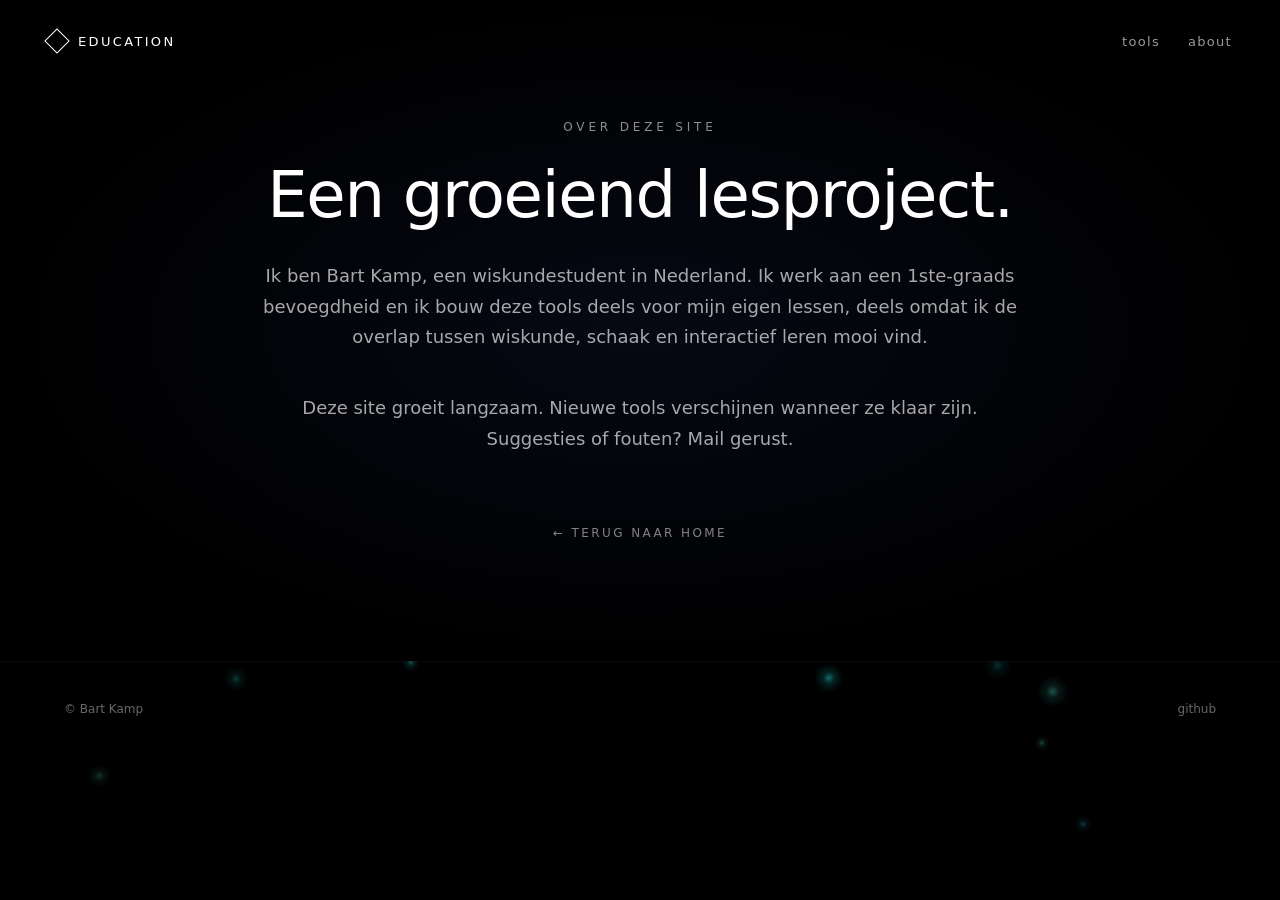
<file: about.html>
<!DOCTYPE html>
<html lang="nl">
<head>
<meta charset="UTF-8">
<meta name="viewport" content="width=device-width, initial-scale=1.0">
<title>About — Education</title>
<link rel="stylesheet" href="assets/css/shared.css">
</head>
<body>

<canvas id="ambient-canvas"></canvas>

<section class="simple-hero">
  <nav class="topbar">
    <a href="index.html" class="logo-link">
      <div class="mark"></div>
      <span class="name">EDUCATION</span>
    </a>
    <div class="nav">
      <a href="index.html#tools">tools</a>
      <a href="about.html">about</a>
    </div>
  </nav>
  <div class="copy">
    <div class="eyebrow">OVER DEZE SITE</div>
    <h1>Een groeiend lesproject.</h1>
    <p>Ik ben Bart Kamp, een wiskundestudent in Nederland. Ik werk aan een 1ste-graads bevoegdheid en ik bouw deze tools deels voor mijn eigen lessen, deels omdat ik de overlap tussen wiskunde, schaak en interactief leren mooi vind.</p>
    <p>Deze site groeit langzaam. Nieuwe tools verschijnen wanneer ze klaar zijn. Suggesties of fouten? Mail gerust.</p>
    <a href="index.html" class="back">&larr; TERUG NAAR HOME</a>
  </div>
</section>

<footer>
  <span>&copy; Bart Kamp</span>
  <span><a href="https://github.com/BartJKamp/Education">github</a></span>
</footer>

<script src="assets/js/shared.js"></script>
<script>
(function(){
  const canvas = document.getElementById('ambient-canvas');
  const ctx = canvas.getContext('2d');
  function resize(){
    const dpr = Math.min(window.devicePixelRatio, 2);
    canvas.width = window.innerWidth * dpr;
    canvas.height = window.innerHeight * dpr;
    ctx.setTransform(dpr, 0, 0, dpr, 0, 0);
  }
  resize();
  window.addEventListener('resize', resize);
  const NUM = 30;
  const drifters = [];
  for (let i = 0; i < NUM; i++) {
    const c = Wiskamp.palette(Math.random() * 0.6);
    drifters.push({
      x: Math.random() * window.innerWidth,
      y: Math.random() * window.innerHeight,
      vx: (Math.random() - 0.5) * 1.2,
      vy: (Math.random() - 0.5) * 0.8,
      r: 1.2 + Math.random() * 1.8,
      cr: Math.round(c[0] * 255),
      cg: Math.round(c[1] * 255),
      cb: Math.round(c[2] * 255),
      alpha: 0.35 + Math.random() * 0.45
    });
  }
  function tick(){
    requestAnimationFrame(tick);
    ctx.clearRect(0, 0, canvas.width, canvas.height);
    ctx.globalCompositeOperation = 'lighter';
    for (let i = 0; i < drifters.length; i++) {
      const d = drifters[i];
      d.x += d.vx;
      d.y += d.vy;
      d.vx += (Math.random() - 0.5) * 0.04;
      d.vy += (Math.random() - 0.5) * 0.025;
      d.vx *= 0.998;
      d.vy *= 0.998;
      const speed = Math.sqrt(d.vx * d.vx + d.vy * d.vy);
      if (speed < 0.15) {
        const ang = Math.random() * Math.PI * 2;
        d.vx += Math.cos(ang) * 0.3;
        d.vy += Math.sin(ang) * 0.2;
      }
      if (speed > 1.8) {
        d.vx *= 1.8 / speed;
        d.vy *= 1.8 / speed;
      }
      if (d.x < -10) d.x = window.innerWidth + 10;
      if (d.x > window.innerWidth + 10) d.x = -10;
      if (d.y < -10) d.y = window.innerHeight + 10;
      if (d.y > window.innerHeight + 10) d.y = -10;
      const a = d.alpha * 0.7;
      const grad = ctx.createRadialGradient(d.x, d.y, 0, d.x, d.y, d.r * 6);
      grad.addColorStop(0, `rgba(${d.cr},${d.cg},${d.cb},${a})`);
      grad.addColorStop(0.4, `rgba(${d.cr},${d.cg},${d.cb},${a * 0.3})`);
      grad.addColorStop(1, `rgba(${d.cr},${d.cg},${d.cb},0)`);
      ctx.fillStyle = grad;
      ctx.beginPath();
      ctx.arc(d.x, d.y, d.r * 6, 0, Math.PI * 2);
      ctx.fill();
    }
    ctx.globalCompositeOperation = 'source-over';
  }
  tick();
})();
</script>
</body>
</html>
</file>
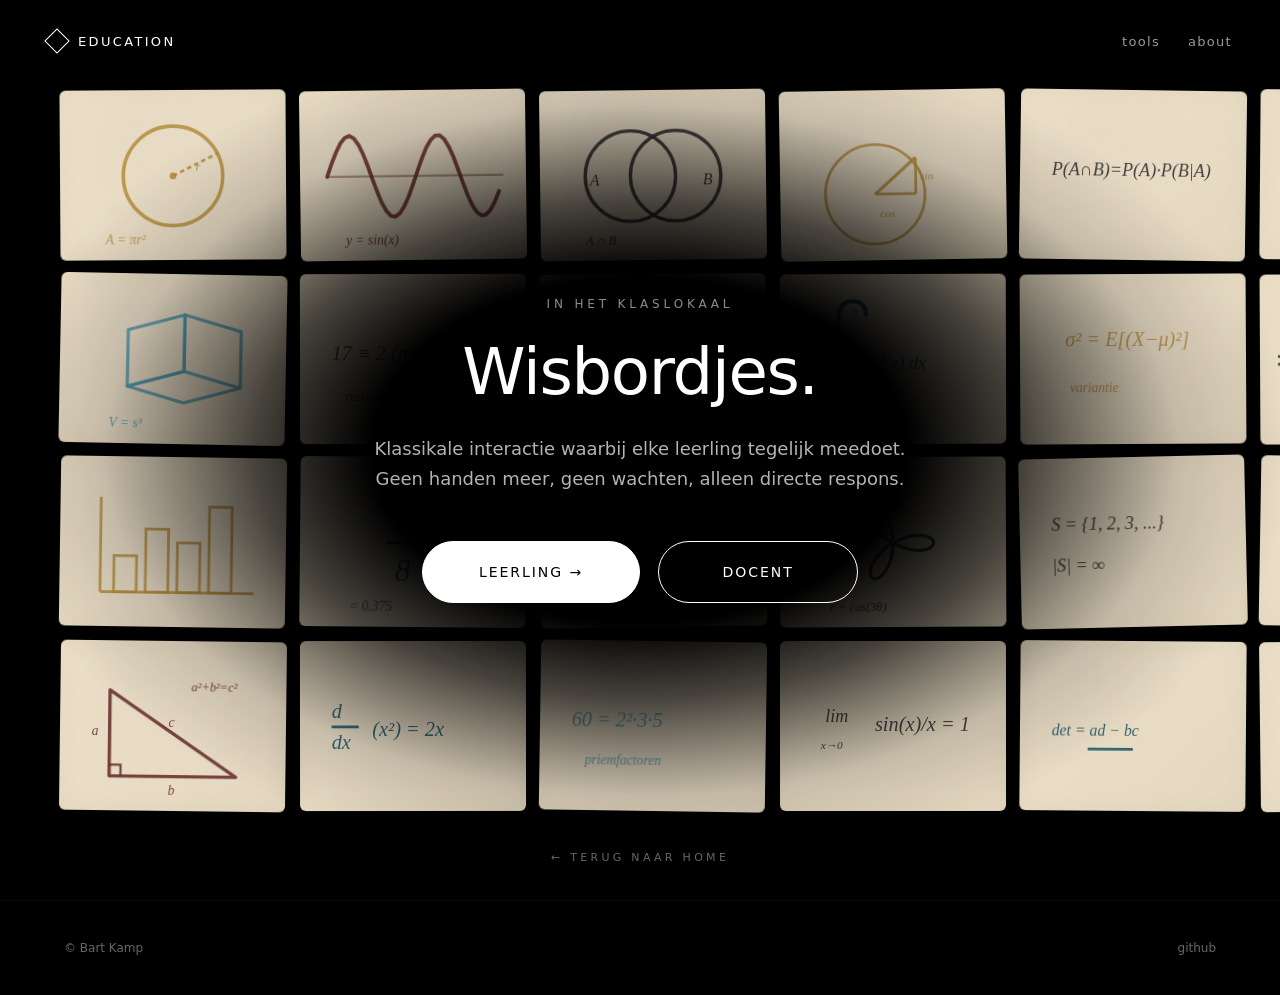
<file: klaslokaal.html>
<!DOCTYPE html>
<html lang="nl">
<head>
<meta charset="UTF-8">
<meta name="viewport" content="width=device-width, initial-scale=1.0">
<title>Klaslokaal — Education</title>
<meta name="description" content="Klassikale tools voor in de les.">
<link rel="stylesheet" href="assets/css/shared.css">
<style>
  /* ========================================================================
     KLASLOKAAL — pagina-specifieke stijlen
     De hero is een 8x4 raster van wisbordje-tegels met wiskundige tekeningen.
     Tegels flippen automatisch en bij hover, met een radial mask zodat de
     hero-tekst centraal leesbaar blijft.
     ======================================================================== */

  /* Override de standaard hero-achtergrond — voor klaslokaal willen we
     puur zwart, geen radial gradient, omdat de tegels zelf het beeld zijn. */
  .hero { background: #000; display: flex; align-items: center; justify-content: center; }

  .tile-wall {
    position: absolute;
    inset: 0;
    z-index: 1;
    display: grid;
    grid-template-columns: repeat(8, 1fr);
    grid-auto-rows: 1fr;
    gap: 14px;
    padding: 90px 60px;
    perspective: 1500px;
    -webkit-mask-image: radial-gradient(ellipse 60% 55% at center, rgba(0,0,0,0) 0%, rgba(0,0,0,0) 35%, rgba(0,0,0,0.3) 50%, rgba(0,0,0,0.85) 70%, rgba(0,0,0,1) 85%);
            mask-image: radial-gradient(ellipse 60% 55% at center, rgba(0,0,0,0) 0%, rgba(0,0,0,0) 35%, rgba(0,0,0,0.3) 50%, rgba(0,0,0,0.85) 70%, rgba(0,0,0,1) 85%);
  }

  .tile {
    position: relative;
    aspect-ratio: 4 / 3;
    transform-style: preserve-3d;
    transition: transform 0.7s cubic-bezier(0.4, 0.0, 0.2, 1);
  }
  .tile.flipped { transform: rotateY(180deg); }

  .tile-face {
    position: absolute;
    inset: 0;
    backface-visibility: hidden;
    -webkit-backface-visibility: hidden;
    border-radius: 6px;
    background: #ede0c8;
    box-shadow:
      0 2px 0 rgba(0,0,0,0.4),
      0 4px 16px rgba(0,0,0,0.5),
      inset 0 0 24px rgba(120,90,40,0.05);
    overflow: hidden;
    background-image:
      linear-gradient(135deg, rgba(255,255,255,0.04) 0%, rgba(0,0,0,0.04) 100%),
      radial-gradient(circle at 30% 20%, rgba(0,0,0,0.02) 0%, rgba(0,0,0,0) 50%);
  }
  .tile-face.back { transform: rotateY(180deg); }
  .tile-face svg { width: 100%; height: 100%; display: block; }

  /* Hero-tekst zit op de voorgrond, boven de tegels */
  .hero-content {
    position: relative;
    z-index: 2;
    text-align: center;
    max-width: 720px;
    padding: 0 32px;
  }
  .hero-content .eyebrow {
    font-size: 12px; letter-spacing: 0.32em; opacity: 0.55; margin-bottom: 28px;
  }
  .hero-content h1 {
    font-size: 64px; line-height: 1.05; font-weight: 500;
    letter-spacing: -0.02em; margin-bottom: 28px;
  }
  .hero-content p {
    font-size: 18px; opacity: 0.7; line-height: 1.65; margin-bottom: 48px;
    max-width: 560px; margin-left: auto; margin-right: auto;
  }
  .hero-content .ctas {
    display: flex; gap: 18px; justify-content: center; flex-wrap: wrap;
  }
  .hero-content .cta { min-width: 200px; text-align: center; }
  .hero-content .cta.primary { background: #fff; color: #000; }
  .hero-content .cta.primary:hover { background: transparent; color: #fff; }

  /* "Terug naar home"-link onderaan de hero */
  .back-link {
    position: absolute;
    bottom: 36px; left: 50%;
    transform: translateX(-50%);
    z-index: 5;
    font-size: 11px; letter-spacing: 0.3em;
    opacity: 0.4; text-decoration: none; color: inherit;
    transition: opacity 0.2s;
  }
  .back-link:hover { opacity: 0.9; }

  @media (max-width: 1100px) {
    .tile-wall { grid-template-columns: repeat(5, 1fr); padding: 80px 28px; }
    .hero-content h1 { font-size: 44px; }
  }
  @media (max-width: 700px) {
    .tile-wall { grid-template-columns: repeat(3, 1fr); padding: 80px 16px; gap: 10px; }
    .hero-content h1 { font-size: 36px; }
    .hero-content p { font-size: 16px; }
  }
</style>
</head>
<body>

<canvas id="ambient-canvas"></canvas>

<section class="hero">
  <nav class="topbar">
    <a href="index.html" class="logo-link">
      <div class="mark"></div>
      <span class="name">EDUCATION</span>
    </a>
    <div class="nav">
      <a href="index.html#tools">tools</a>
      <a href="about.html">about</a>
    </div>
  </nav>

  <div class="tile-wall" id="tile-wall"></div>

  <div class="hero-content">
    <div class="eyebrow">IN HET KLASLOKAAL</div>
    <h1>Wisbordjes.</h1>
    <p>Klassikale interactie waarbij elke leerling tegelijk meedoet. Geen handen meer, geen wachten, alleen directe respons.</p>
    <div class="ctas">
      <a href="wisbordje-leerling.html" class="cta primary">LEERLING &rarr;</a>
      <a href="wisbordje-docent.html" class="cta">DOCENT</a>
    </div>
  </div>

  <a href="index.html" class="back-link">&larr; TERUG NAAR HOME</a>
</section>

<footer>
  <span>&copy; Bart Kamp</span>
  <span><a href="https://github.com/BartJKamp/Education">github</a></span>
</footer>

<script src="assets/js/shared.js"></script>
<script>
/* =====================================================================
   KLASLOKAAL — pagina-specifieke logica
   1) Een "tegelmuur" van wisbordjes met 42 unieke wiskundige tekeningen.
      Elke tegel heeft een voorkant en een achterkant (verschillende tekening).
      Hover op een tegel laat hem flippen; tegelijk wordt de nu-verborgen kant
      vervangen door een nieuwe willekeurige tekening — zodat je nooit dezelfde
      tegel twee keer hetzelfde ziet.
   2) Auto-flip-loop: elke 800-2200 ms flipt een willekeurige tegel uit zichzelf,
      voor levendigheid op de achtergrond.
   3) Ambient drift via shared.js (consistent met overige paginas).
   ===================================================================== */

const STROKE_COLORS = [
  'rgba(20,80,100,0.85)',
  'rgba(80,150,170,0.85)',
  'rgba(180,140,60,0.85)',
  'rgba(100,40,40,0.85)',
  'rgba(50,50,50,0.9)',
];
function pickStroke(){ return STROKE_COLORS[Math.floor(Math.random() * STROKE_COLORS.length)]; }

const DRAWINGS = [];

// 1. Quadratic curve y=x²
DRAWINGS.push(() => { const c = pickStroke(); return `
  <path d="M 12 65 L 90 65" stroke="${c}" stroke-width="1.2" fill="none"/>
  <path d="M 50 12 L 50 70" stroke="${c}" stroke-width="1.2" fill="none"/>
  <path d="M 88 63 L 91 65 L 88 67" stroke="${c}" stroke-width="1.2" fill="none"/>
  <path d="M 48 14 L 50 11 L 52 14" stroke="${c}" stroke-width="1.2" fill="none"/>
  <path d="M 22 60 Q 30 25, 50 18 Q 70 25, 78 60" stroke="${c}" stroke-width="1.6" fill="none" stroke-linecap="round"/>
  <text x="80" y="35" font-family="Georgia" font-style="italic" font-size="6" fill="${c}">y=x²</text>`;});

// 2. Circle with radius
DRAWINGS.push(() => { const c = pickStroke(); return `
  <circle cx="50" cy="38" r="22" stroke="${c}" stroke-width="1.6" fill="none"/>
  <circle cx="50" cy="38" r="1.5" fill="${c}"/>
  <path d="M 50 38 L 70 28" stroke="${c}" stroke-width="1.2" fill="none" stroke-dasharray="2,1.5"/>
  <text x="60" y="36" font-family="Georgia" font-style="italic" font-size="5.5" fill="${c}">r</text>
  <text x="20" y="68" font-family="Georgia" font-style="italic" font-size="6" fill="${c}">A = πr²</text>`;});

// 3. Pythagoras
DRAWINGS.push(() => { const c = pickStroke(); return `
  <path d="M 22 60 L 78 60 L 22 22 Z" stroke="${c}" stroke-width="1.5" fill="none" stroke-linejoin="round"/>
  <path d="M 22 55 L 27 55 L 27 60" stroke="${c}" stroke-width="1" fill="none"/>
  <text x="14" y="42" font-family="Georgia" font-style="italic" font-size="6" fill="${c}">a</text>
  <text x="48" y="68" font-family="Georgia" font-style="italic" font-size="6" fill="${c}">b</text>
  <text x="48" y="38" font-family="Georgia" font-style="italic" font-size="6" fill="${c}">c</text>
  <text x="58" y="22" font-family="Georgia" font-style="italic" font-size="5.5" fill="${c}">a²+b²=c²</text>`;});

// 4. Cube
DRAWINGS.push(() => { const c = pickStroke(); return `
  <path d="M 30 50 L 30 25 L 55 18 L 55 43 Z" stroke="${c}" stroke-width="1.4" fill="none" stroke-linejoin="round"/>
  <path d="M 30 50 L 55 43 L 80 50 L 55 57 Z" stroke="${c}" stroke-width="1.4" fill="none" stroke-linejoin="round"/>
  <path d="M 55 43 L 55 18 L 80 25 L 80 50" stroke="${c}" stroke-width="1.4" fill="none" stroke-linejoin="round"/>
  <text x="22" y="68" font-family="Georgia" font-style="italic" font-size="6" fill="${c}">V = s³</text>`;});

// 5. Linear equation
DRAWINGS.push(() => { const c = pickStroke(); return `
  <path d="M 12 65 L 90 65" stroke="${c}" stroke-width="1.2" fill="none"/>
  <path d="M 50 10 L 50 70" stroke="${c}" stroke-width="1.2" fill="none"/>
  <path d="M 18 58 L 82 22" stroke="${c}" stroke-width="1.7" fill="none" stroke-linecap="round"/>
  <text x="56" y="62" font-family="Georgia" font-style="italic" font-size="6" fill="${c}">y=mx+b</text>`;});

// 6. Fraction 3/8
DRAWINGS.push(() => { const c = pickStroke(); return `
  <text x="42" y="34" font-family="Georgia" font-style="italic" font-size="14" fill="${c}">3</text>
  <path d="M 38 38 L 58 38" stroke="${c}" stroke-width="1.5"/>
  <text x="42" y="55" font-family="Georgia" font-style="italic" font-size="14" fill="${c}">8</text>
  <text x="22" y="68" font-family="Georgia" font-style="italic" font-size="6" fill="${c}">= 0.375</text>`;});

// 7. Sigma sum (FIXED — opens to the right, like the Greek letter Σ)
DRAWINGS.push(() => { const c = pickStroke(); return `
  <path d="M 50 18 L 28 18 L 43 38 L 28 58 L 50 58" stroke="${c}" stroke-width="1.8" fill="none" stroke-linejoin="round"/>
  <text x="32" y="14" font-family="Georgia" font-style="italic" font-size="5" fill="${c}">n</text>
  <text x="30" y="68" font-family="Georgia" font-style="italic" font-size="5" fill="${c}">i=1</text>
  <text x="56" y="42" font-family="Georgia" font-style="italic" font-size="9" fill="${c}">i = n(n+1)/2</text>`;});

// 8. Pentagon with diagonals
DRAWINGS.push(() => { const c = pickStroke();
  const pts = [];
  for (let i = 0; i < 5; i++) {
    const a = -Math.PI/2 + i * 2*Math.PI/5;
    pts.push([50 + 22*Math.cos(a), 38 + 22*Math.sin(a)]);
  }
  const polyPath = `M ${pts[0][0].toFixed(1)} ${pts[0][1].toFixed(1)} L ${pts[1][0].toFixed(1)} ${pts[1][1].toFixed(1)} L ${pts[2][0].toFixed(1)} ${pts[2][1].toFixed(1)} L ${pts[3][0].toFixed(1)} ${pts[3][1].toFixed(1)} L ${pts[4][0].toFixed(1)} ${pts[4][1].toFixed(1)} Z`;
  const star = `M ${pts[0][0].toFixed(1)} ${pts[0][1].toFixed(1)} L ${pts[2][0].toFixed(1)} ${pts[2][1].toFixed(1)} L ${pts[4][0].toFixed(1)} ${pts[4][1].toFixed(1)} L ${pts[1][0].toFixed(1)} ${pts[1][1].toFixed(1)} L ${pts[3][0].toFixed(1)} ${pts[3][1].toFixed(1)} Z`;
  return `<path d="${polyPath}" stroke="${c}" stroke-width="1.4" fill="none" stroke-linejoin="round"/>
  <path d="${star}" stroke="${c}" stroke-width="1" fill="none" stroke-linejoin="round" opacity="0.7"/>
  <text x="20" y="68" font-family="Georgia" font-style="italic" font-size="5.5" fill="${c}">φ ≈ 1.618</text>`;});

// 9. Sine wave
DRAWINGS.push(() => { const c = pickStroke();
  let path = 'M 12 38 ';
  for (let x = 12; x <= 88; x += 2) {
    const y = 38 - 18 * Math.sin((x - 12) * 0.16);
    path += `L ${x.toFixed(1)} ${y.toFixed(1)} `;
  }
  return `<path d="M 12 38 L 90 38" stroke="${c}" stroke-width="1" fill="none" opacity="0.5"/>
  <path d="${path}" stroke="${c}" stroke-width="1.7" fill="none" stroke-linecap="round"/>
  <text x="20" y="68" font-family="Georgia" font-style="italic" font-size="6" fill="${c}">y = sin(x)</text>`;});

// 10. System of equations
DRAWINGS.push(() => { const c = pickStroke(); return `
  <path d="M 22 22 L 22 58" stroke="${c}" stroke-width="1.4" fill="none"/>
  <text x="26" y="34" font-family="Georgia" font-style="italic" font-size="7" fill="${c}">2x + y = 5</text>
  <text x="26" y="50" font-family="Georgia" font-style="italic" font-size="7" fill="${c}">x − y = 1</text>
  <text x="22" y="68" font-family="Georgia" font-style="italic" font-size="6" fill="${c}">x=2, y=1</text>`;});

// 11. Number line
DRAWINGS.push(() => { const c = pickStroke(); return `
  <path d="M 10 38 L 92 38" stroke="${c}" stroke-width="1.4" fill="none"/>
  <path d="M 8 36 L 12 38 L 8 40" stroke="${c}" stroke-width="1.2" fill="none"/>
  <path d="M 92 36 L 96 38 L 92 40" stroke="${c}" stroke-width="1.2" fill="none"/>
  <line x1="25" y1="34" x2="25" y2="42" stroke="${c}" stroke-width="1.2"/>
  <line x1="50" y1="34" x2="50" y2="42" stroke="${c}" stroke-width="1.2"/>
  <line x1="75" y1="34" x2="75" y2="42" stroke="${c}" stroke-width="1.2"/>
  <text x="22" y="52" font-family="Georgia" font-style="italic" font-size="6" fill="${c}">−1</text>
  <text x="48" y="52" font-family="Georgia" font-style="italic" font-size="6" fill="${c}">0</text>
  <text x="73" y="52" font-family="Georgia" font-style="italic" font-size="6" fill="${c}">1</text>`;});

// 12. Quadratic formula
DRAWINGS.push(() => { const c = pickStroke(); return `
  <text x="14" y="36" font-family="Georgia" font-style="italic" font-size="7" fill="${c}">x =</text>
  <text x="32" y="32" font-family="Georgia" font-style="italic" font-size="6" fill="${c}">−b ± √(b²−4ac)</text>
  <path d="M 32 36 L 86 36" stroke="${c}" stroke-width="1.2"/>
  <text x="52" y="46" font-family="Georgia" font-style="italic" font-size="6" fill="${c}">2a</text>`;});

// 13. Venn diagram
DRAWINGS.push(() => { const c = pickStroke(); return `
  <circle cx="40" cy="38" r="20" stroke="${c}" stroke-width="1.5" fill="none"/>
  <circle cx="60" cy="38" r="20" stroke="${c}" stroke-width="1.5" fill="none"/>
  <text x="22" y="42" font-family="Georgia" font-style="italic" font-size="7" fill="${c}">A</text>
  <text x="72" y="42" font-family="Georgia" font-style="italic" font-size="7" fill="${c}">B</text>
  <text x="20" y="68" font-family="Georgia" font-style="italic" font-size="5.5" fill="${c}">A ∩ B</text>`;});

// 14. Spiral
DRAWINGS.push(() => { const c = pickStroke();
  let path = 'M 50 38 ';
  for (let t = 0; t < 5 * Math.PI; t += 0.15) {
    const r = t * 1.6;
    const x = 50 + r * Math.cos(t);
    const y = 38 + r * Math.sin(t);
    path += `L ${x.toFixed(1)} ${y.toFixed(1)} `;
  }
  return `<path d="${path}" stroke="${c}" stroke-width="1.5" fill="none" stroke-linecap="round"/>`;});

// 15. Derivative
DRAWINGS.push(() => { const c = pickStroke(); return `
  <text x="14" y="34" font-family="Georgia" font-style="italic" font-size="9" fill="${c}">d</text>
  <path d="M 14 38 L 26 38" stroke="${c}" stroke-width="1.2"/>
  <text x="14" y="48" font-family="Georgia" font-style="italic" font-size="9" fill="${c}">dx</text>
  <text x="32" y="42" font-family="Georgia" font-style="italic" font-size="9" fill="${c}">(x²) = 2x</text>`;});

// 16. Bar chart
DRAWINGS.push(() => { const c = pickStroke(); return `
  <path d="M 18 60 L 86 60" stroke="${c}" stroke-width="1.2"/>
  <path d="M 18 18 L 18 60" stroke="${c}" stroke-width="1.2"/>
  <rect x="24" y="44" width="10" height="16" stroke="${c}" stroke-width="1.2" fill="none"/>
  <rect x="38" y="32" width="10" height="28" stroke="${c}" stroke-width="1.2" fill="none"/>
  <rect x="52" y="38" width="10" height="22" stroke="${c}" stroke-width="1.2" fill="none"/>
  <rect x="66" y="22" width="10" height="38" stroke="${c}" stroke-width="1.2" fill="none"/>`;});

// 17. Limit
DRAWINGS.push(() => { const c = pickStroke(); return `
  <text x="20" y="36" font-family="Georgia" font-style="italic" font-size="8" fill="${c}">lim</text>
  <text x="18" y="48" font-family="Georgia" font-style="italic" font-size="5" fill="${c}">x→0</text>
  <text x="42" y="40" font-family="Georgia" font-style="italic" font-size="9" fill="${c}">sin(x)/x = 1</text>`;});

// 18. Angle in circle
DRAWINGS.push(() => { const c = pickStroke(); return `
  <circle cx="50" cy="38" r="22" stroke="${c}" stroke-width="1.4" fill="none"/>
  <path d="M 50 38 L 72 38" stroke="${c}" stroke-width="1.3"/>
  <path d="M 50 38 L 65 22" stroke="${c}" stroke-width="1.3"/>
  <path d="M 60 38 A 10 10 0 0 0 60 30" stroke="${c}" stroke-width="1" fill="none"/>
  <text x="62" y="34" font-family="Georgia" font-style="italic" font-size="6" fill="${c}">θ</text>`;});

// 19. Cosine wave (different from sine)
DRAWINGS.push(() => { const c = pickStroke();
  let path = 'M 12 38 ';
  for (let x = 12; x <= 88; x += 2) {
    const y = 38 - 18 * Math.cos((x - 12) * 0.16);
    path += `L ${x.toFixed(1)} ${y.toFixed(1)} `;
  }
  return `<path d="M 12 38 L 90 38" stroke="${c}" stroke-width="1" fill="none" opacity="0.5"/>
  <path d="${path}" stroke="${c}" stroke-width="1.7" fill="none" stroke-linecap="round"/>
  <text x="20" y="68" font-family="Georgia" font-style="italic" font-size="6" fill="${c}">y = cos(x)</text>`;});

// 20. Exponential growth
DRAWINGS.push(() => { const c = pickStroke();
  let path = 'M 14 65 ';
  for (let x = 14; x <= 86; x += 2) {
    const y = 65 - Math.exp((x - 14) * 0.06) * 0.8;
    if (y > 12) path += `L ${x.toFixed(1)} ${y.toFixed(1)} `;
  }
  return `<path d="M 12 65 L 90 65" stroke="${c}" stroke-width="1.2" fill="none"/>
  <path d="M 14 12 L 14 70" stroke="${c}" stroke-width="1.2" fill="none"/>
  <path d="${path}" stroke="${c}" stroke-width="1.7" fill="none" stroke-linecap="round"/>
  <text x="40" y="32" font-family="Georgia" font-style="italic" font-size="6" fill="${c}">y = eˣ</text>`;});

// 21. Logarithm
DRAWINGS.push(() => { const c = pickStroke(); return `
  <text x="20" y="42" font-family="Georgia" font-style="italic" font-size="9" fill="${c}">log(ab) = log a + log b</text>
  <text x="40" y="58" font-family="Georgia" font-style="italic" font-size="6" fill="${c}">(log rules)</text>`;});

// 22. Matrix 2x2
DRAWINGS.push(() => { const c = pickStroke(); return `
  <path d="M 30 22 L 26 22 L 26 56 L 30 56" stroke="${c}" stroke-width="1.4" fill="none"/>
  <path d="M 70 22 L 74 22 L 74 56 L 70 56" stroke="${c}" stroke-width="1.4" fill="none"/>
  <text x="36" y="36" font-family="Georgia" font-style="italic" font-size="9" fill="${c}">a  b</text>
  <text x="36" y="52" font-family="Georgia" font-style="italic" font-size="9" fill="${c}">c  d</text>`;});

// 23. Determinant of 2x2
DRAWINGS.push(() => { const c = pickStroke(); return `
  <text x="14" y="42" font-family="Georgia" font-style="italic" font-size="7" fill="${c}">det = ad − bc</text>
  <line x1="30" y1="48" x2="50" y2="48" stroke="${c}" stroke-width="1.2"/>`;});

// 24. Function notation f(x)
DRAWINGS.push(() => { const c = pickStroke(); return `
  <text x="20" y="32" font-family="Georgia" font-style="italic" font-size="9" fill="${c}">f(x) = 2x + 3</text>
  <text x="20" y="50" font-family="Georgia" font-style="italic" font-size="9" fill="${c}">f(4) = 11</text>`;});

// 25. Triangle with bisected angle
DRAWINGS.push(() => { const c = pickStroke(); return `
  <path d="M 20 60 L 80 60 L 50 18 Z" stroke="${c}" stroke-width="1.5" fill="none" stroke-linejoin="round"/>
  <path d="M 50 18 L 50 60" stroke="${c}" stroke-width="1.2" fill="none" stroke-dasharray="2,1.5"/>
  <path d="M 47 30 A 6 6 0 0 0 53 30" stroke="${c}" stroke-width="1" fill="none"/>`;});

// 26. Set notation
DRAWINGS.push(() => { const c = pickStroke(); return `
  <text x="14" y="32" font-family="Georgia" font-style="italic" font-size="8" fill="${c}">S = {1, 2, 3, ...}</text>
  <text x="14" y="50" font-family="Georgia" font-style="italic" font-size="8" fill="${c}">|S| = ∞</text>`;});

// 27. Polar curve (rose)
DRAWINGS.push(() => { const c = pickStroke();
  let path = '';
  for (let i = 0; i <= 200; i++) {
    const t = (i / 200) * 2 * Math.PI;
    const r = 18 * Math.cos(3 * t);
    const x = 50 + r * Math.cos(t);
    const y = 38 + r * Math.sin(t);
    path += (i === 0 ? 'M ' : 'L ') + x.toFixed(1) + ' ' + y.toFixed(1) + ' ';
  }
  return `<path d="${path}" stroke="${c}" stroke-width="1.4" fill="none" stroke-linecap="round"/>
  <text x="22" y="68" font-family="Georgia" font-style="italic" font-size="5.5" fill="${c}">r = cos(3θ)</text>`;});

// 28. Vector arrow
DRAWINGS.push(() => { const c = pickStroke(); return `
  <line x1="20" y1="55" x2="78" y2="22" stroke="${c}" stroke-width="1.6" stroke-linecap="round"/>
  <path d="M 75 18 L 80 22 L 76 27" stroke="${c}" stroke-width="1.4" fill="none" stroke-linecap="round"/>
  <text x="40" y="50" font-family="Georgia" font-style="italic" font-size="7" fill="${c}">v⃗ = (3, 2)</text>`;});

// 29. Probability tree
DRAWINGS.push(() => { const c = pickStroke(); return `
  <circle cx="22" cy="38" r="2" fill="${c}"/>
  <line x1="24" y1="38" x2="55" y2="22" stroke="${c}" stroke-width="1.2"/>
  <line x1="24" y1="38" x2="55" y2="54" stroke="${c}" stroke-width="1.2"/>
  <circle cx="58" cy="22" r="2" fill="${c}"/>
  <circle cx="58" cy="54" r="2" fill="${c}"/>
  <line x1="60" y1="22" x2="85" y2="14" stroke="${c}" stroke-width="1"/>
  <line x1="60" y1="22" x2="85" y2="30" stroke="${c}" stroke-width="1"/>
  <line x1="60" y1="54" x2="85" y2="46" stroke="${c}" stroke-width="1"/>
  <line x1="60" y1="54" x2="85" y2="62" stroke="${c}" stroke-width="1"/>
  <text x="32" y="28" font-family="Georgia" font-style="italic" font-size="5" fill="${c}">½</text>
  <text x="32" y="55" font-family="Georgia" font-style="italic" font-size="5" fill="${c}">½</text>`;});

// 30. Complex plane with point
DRAWINGS.push(() => { const c = pickStroke(); return `
  <path d="M 12 42 L 88 42" stroke="${c}" stroke-width="1.2" fill="none"/>
  <path d="M 50 12 L 50 70" stroke="${c}" stroke-width="1.2" fill="none"/>
  <line x1="50" y1="42" x2="68" y2="22" stroke="${c}" stroke-width="1.2" stroke-dasharray="2,1.5"/>
  <circle cx="68" cy="22" r="2" fill="${c}"/>
  <text x="70" y="20" font-family="Georgia" font-style="italic" font-size="5.5" fill="${c}">3+2i</text>
  <text x="14" y="40" font-family="Georgia" font-style="italic" font-size="5" fill="${c}">Im</text>
  <text x="84" y="50" font-family="Georgia" font-style="italic" font-size="5" fill="${c}">Re</text>`;});

// 31. Prime factorization
DRAWINGS.push(() => { const c = pickStroke(); return `
  <text x="14" y="38" font-family="Georgia" font-style="italic" font-size="9" fill="${c}">60 = 2²·3·5</text>
  <text x="20" y="55" font-family="Georgia" font-style="italic" font-size="6" fill="${c}">priemfactoren</text>`;});

// 32. Right-angle marker triangle (different style)
DRAWINGS.push(() => { const c = pickStroke(); return `
  <path d="M 25 56 L 75 56 L 75 22 Z" stroke="${c}" stroke-width="1.5" fill="none" stroke-linejoin="round"/>
  <path d="M 70 56 L 70 51 L 75 51" stroke="${c}" stroke-width="1" fill="none"/>
  <text x="40" y="68" font-family="Georgia" font-style="italic" font-size="6" fill="${c}">3-4-5</text>
  <text x="76" y="40" font-family="Georgia" font-style="italic" font-size="6" fill="${c}">3</text>
  <text x="48" y="62" font-family="Georgia" font-style="italic" font-size="6" fill="${c}">4</text>
  <text x="38" y="38" font-family="Georgia" font-style="italic" font-size="6" fill="${c}">5</text>`;});

// 33. Integral — ∫ is a tall S: hook curls right at the top, curls left at the bottom
DRAWINGS.push(() => { const c = pickStroke(); return `
  <path d="M 38 18 Q 38 12, 32 12 Q 26 12, 26 20 L 26 56 Q 26 64, 20 64 Q 14 64, 14 58" stroke="${c}" stroke-width="1.8" fill="none" stroke-linecap="round"/>
  <text x="32" y="18" font-family="Georgia" font-style="italic" font-size="5" fill="${c}">b</text>
  <text x="14" y="72" font-family="Georgia" font-style="italic" font-size="5" fill="${c}">a</text>
  <text x="44" y="42" font-family="Georgia" font-style="italic" font-size="8" fill="${c}">f(x) dx</text>`;});

// 34. Hexagon
DRAWINGS.push(() => { const c = pickStroke();
  const pts = [];
  for (let i = 0; i < 6; i++) {
    const a = i * Math.PI/3;
    pts.push([50 + 22*Math.cos(a), 38 + 22*Math.sin(a)]);
  }
  const path = 'M ' + pts.map(p => `${p[0].toFixed(1)} ${p[1].toFixed(1)}`).join(' L ') + ' Z';
  return `<path d="${path}" stroke="${c}" stroke-width="1.5" fill="none" stroke-linejoin="round"/>
  <text x="22" y="68" font-family="Georgia" font-style="italic" font-size="5.5" fill="${c}">6 zijden</text>`;});

// 35. Tangent line at a point on a curve
DRAWINGS.push(() => { const c = pickStroke();
  let path = 'M ';
  for (let x = 15; x <= 85; x += 2) {
    const y = 50 - 0.012 * (x - 50) * (x - 50);
    path += (x === 15 ? '' : 'L ') + x.toFixed(1) + ' ' + y.toFixed(1) + ' ';
  }
  return `<path d="${path}" stroke="${c}" stroke-width="1.5" fill="none" stroke-linecap="round"/>
  <line x1="38" y1="64" x2="68" y2="48" stroke="${c}" stroke-width="1.2" stroke-dasharray="2,1.5"/>
  <circle cx="55" cy="55" r="2" fill="${c}"/>
  <text x="58" y="40" font-family="Georgia" font-style="italic" font-size="5.5" fill="${c}">f'(a)</text>`;});

// 36. Parallelogram with area formula
DRAWINGS.push(() => { const c = pickStroke(); return `
  <path d="M 18 56 L 62 56 L 82 22 L 38 22 Z" stroke="${c}" stroke-width="1.5" fill="none" stroke-linejoin="round"/>
  <path d="M 38 22 L 38 56" stroke="${c}" stroke-width="1" fill="none" stroke-dasharray="2,1.5"/>
  <text x="20" y="68" font-family="Georgia" font-style="italic" font-size="6" fill="${c}">A = b · h</text>`;});

// 37. Combinations / binomial coefficient
DRAWINGS.push(() => { const c = pickStroke(); return `
  <text x="20" y="32" font-family="Georgia" font-style="italic" font-size="9" fill="${c}">⎛n⎞    n!</text>
  <text x="20" y="48" font-family="Georgia" font-style="italic" font-size="9" fill="${c}">⎝k⎠ = k!(n−k)!</text>`;});

// 38. Function composition arrow
DRAWINGS.push(() => { const c = pickStroke(); return `
  <text x="20" y="42" font-family="Georgia" font-style="italic" font-size="9" fill="${c}">(f∘g)(x) = f(g(x))</text>`;});

// 39. Modular arithmetic
DRAWINGS.push(() => { const c = pickStroke(); return `
  <text x="14" y="38" font-family="Georgia" font-style="italic" font-size="9" fill="${c}">17 ≡ 2 (mod 5)</text>
  <text x="20" y="56" font-family="Georgia" font-style="italic" font-size="6" fill="${c}">restklasse</text>`;});

// 40. Probability formula (Bayes-ish setup)
DRAWINGS.push(() => { const c = pickStroke(); return `
  <text x="14" y="38" font-family="Georgia" font-style="italic" font-size="8" fill="${c}">P(A∩B)=P(A)·P(B|A)</text>`;});

// 41. Standard deviation symbol
DRAWINGS.push(() => { const c = pickStroke(); return `
  <text x="20" y="32" font-family="Georgia" font-style="italic" font-size="9" fill="${c}">σ² = E[(X−μ)²]</text>
  <text x="22" y="52" font-family="Georgia" font-style="italic" font-size="6" fill="${c}">variantie</text>`;});

// 42. Tangent triangle on a unit circle
DRAWINGS.push(() => { const c = pickStroke(); return `
  <circle cx="42" cy="46" r="22" stroke="${c}" stroke-width="1.2" fill="none"/>
  <path d="M 42 46 L 60 30" stroke="${c}" stroke-width="1.4"/>
  <path d="M 60 30 L 60 46" stroke="${c}" stroke-width="1.2"/>
  <path d="M 42 46 L 60 46" stroke="${c}" stroke-width="1.2"/>
  <text x="44" y="56" font-family="Georgia" font-style="italic" font-size="5" fill="${c}">cos</text>
  <text x="62" y="40" font-family="Georgia" font-style="italic" font-size="5" fill="${c}">sin</text>`;});

/* =====================================================================
   TILE WALL CONSTRUCTION
   ===================================================================== */
const wall = document.getElementById('tile-wall');

function shuffled(arr){
  const a = arr.slice();
  for (let i = a.length - 1; i > 0; i--) {
    const j = Math.floor(Math.random() * (i + 1));
    [a[i], a[j]] = [a[j], a[i]];
  }
  return a;
}

function buildWall() {
  wall.innerHTML = '';
  const cols = parseInt(getComputedStyle(wall).gridTemplateColumns.split(' ').length, 10) || 8;
  const rows = (cols >= 8) ? 4 : (cols >= 5) ? 5 : 6;
  const total = cols * rows;

  const shuffledDrawings = shuffled(DRAWINGS);

  for (let i = 0; i < total; i++) {
    const tile = document.createElement('div');
    tile.className = 'tile';
    const rot = (Math.random() - 0.5) * 3;
    tile.style.transform = `rotate(${rot}deg)`;
    tile.dataset.baseRot = rot;

    const front = document.createElement('div');
    front.className = 'tile-face front';
    const back = document.createElement('div');
    back.className = 'tile-face back';

    const drawA = shuffledDrawings[i % shuffledDrawings.length];
    const drawB = shuffledDrawings[(i + Math.floor(shuffledDrawings.length / 2)) % shuffledDrawings.length];

    front.innerHTML = `<svg viewBox="0 0 100 75" preserveAspectRatio="xMidYMid meet">${drawA()}</svg>`;
    back.innerHTML = `<svg viewBox="0 0 100 75" preserveAspectRatio="xMidYMid meet">${drawB()}</svg>`;

    tile.appendChild(front);
    tile.appendChild(back);
    wall.appendChild(tile);

    tile.addEventListener('mouseenter', () => flipTile(tile));
  }
}

function flipTile(tile) {
  const flipped = tile.classList.contains('flipped');
  const baseRot = parseFloat(tile.dataset.baseRot || 0);

  if (flipped) {
    tile.classList.remove('flipped');
    tile.style.transform = `rotate(${baseRot}deg)`;
    const back = tile.querySelector('.tile-face.back svg');
    const newDraw = DRAWINGS[Math.floor(Math.random() * DRAWINGS.length)];
    if (back) back.innerHTML = newDraw();
  } else {
    tile.classList.add('flipped');
    tile.style.transform = `rotate(${baseRot}deg) rotateY(180deg)`;
    const front = tile.querySelector('.tile-face.front svg');
    const newDraw = DRAWINGS[Math.floor(Math.random() * DRAWINGS.length)];
    if (front) front.innerHTML = newDraw();
  }
}

buildWall();

let resizeTimer;
window.addEventListener('resize', () => {
  clearTimeout(resizeTimer);
  resizeTimer = setTimeout(buildWall, 250);
});

// Auto-flip-loop voor levendigheid
function autoFlipLoop() {
  const tiles = document.querySelectorAll('.tile');
  if (tiles.length > 0) {
    const tile = tiles[Math.floor(Math.random() * tiles.length)];
    flipTile(tile);
  }
  setTimeout(autoFlipLoop, 800 + Math.random() * 1400);
}
setTimeout(autoFlipLoop, 1500);

// Ambient drift via shared.js — consistente achtergrond over alle paginas
Wiskamp.initAmbientDrift();
</script>
</body>
</html>
</file>
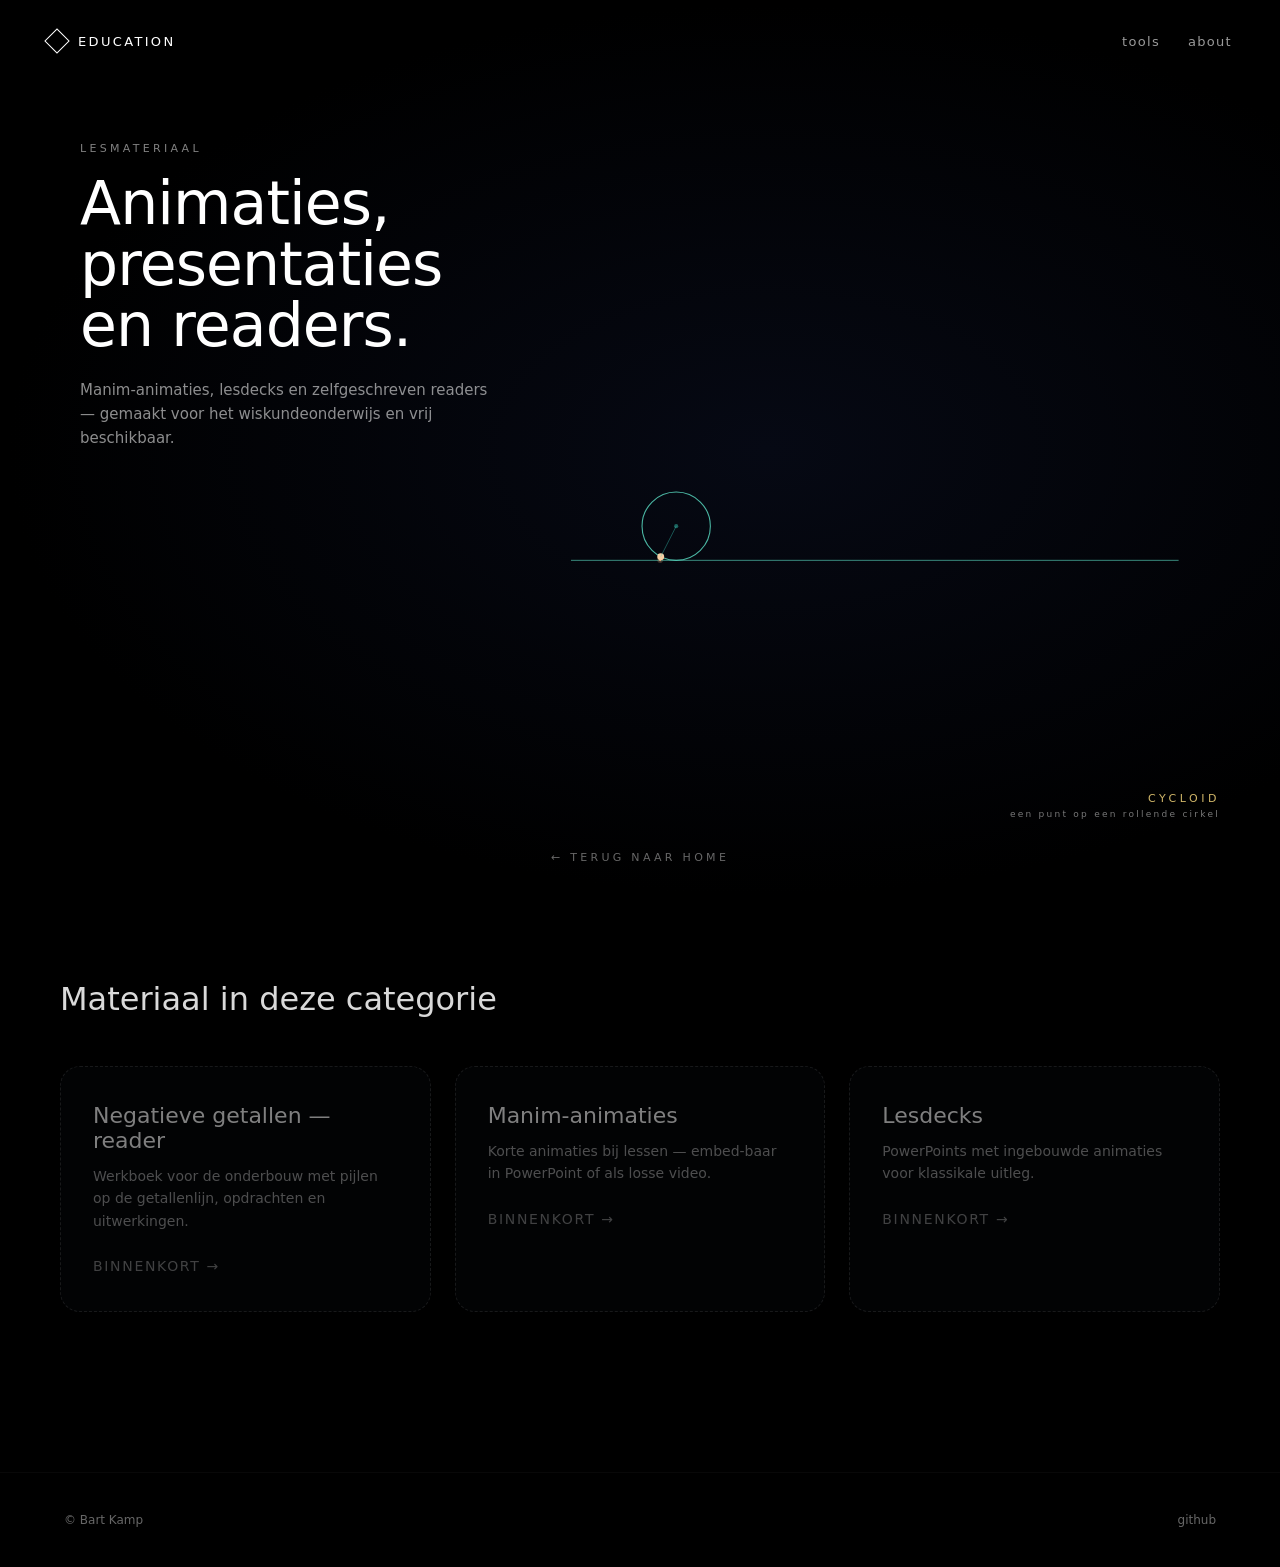
<file: lesmateriaal.html>
<!DOCTYPE html>
<html lang="nl">
<head>
<meta charset="UTF-8">
<meta name="viewport" content="width=device-width, initial-scale=1.0">
<title>Lesmateriaal — Education</title>
<meta name="description" content="Animaties, presentaties en readers.">
<link rel="stylesheet" href="assets/css/shared.css">
<style>
  /* ========================================================================
     LESMATERIAAL — pagina-specifieke stijlen
     De hero heeft links de teksttitel, rechts een SVG die in een lus
     vijf wiskundige constructies tekent in Manim-stijl. Elke constructie
     bouwt zichzelf op met geanimeerde lijnen en cirkels en fadet daarna
     uit voordat de volgende begint.
     ======================================================================== */

  .hero {
    background: radial-gradient(ellipse at 60% 50%, #060914 0%, #000 70%);
    display: flex;
    align-items: center;
    padding: 0 60px 0 80px;
    z-index: 3;
    gap: 40px;
  }

  .topbar { z-index: 10; }

  .hero .copy {
    flex: 0 0 36%;
    max-width: 460px;
    position: relative;
    z-index: 3;
    transform: none;
    top: auto;
    left: auto;
  }
  .hero .copy h1 { font-size: 60px; }

  .construction {
    flex: 1;
    height: 90vh;
    display: flex;
    align-items: center;
    justify-content: center;
    position: relative;
  }
  .construction svg {
    width: 100%;
    height: 100%;
    display: block;
  }

  /* Tekst-label dat per constructie de naam ervan toont */
  .construction-label {
    position: absolute;
    bottom: 36px;
    right: 0;
    font-size: 11px;
    letter-spacing: 0.32em;
    opacity: 0;
    transition: opacity 0.8s ease;
    color: #f4d57a;
    text-align: right;
  }
  .construction-label.visible { opacity: 0.85; }
  .construction-label .small {
    font-size: 9px; letter-spacing: 0.25em;
    opacity: 0.55; margin-top: 4px; color: #fff;
  }

  .back-link {
    position: fixed;
    bottom: 36px; left: 50%;
    transform: translateX(-50%);
    z-index: 10;
    font-size: 11px; letter-spacing: 0.3em;
    opacity: 0.4; text-decoration: none; color: inherit;
    transition: opacity 0.2s;
  }
  .back-link:hover { opacity: 0.9; }

  @media (max-width: 1100px) {
    .hero {
      padding: 0 32px;
      flex-direction: column;
      height: auto;
      min-height: 100vh;
      padding-top: 120px;
      padding-bottom: 60px;
    }
    .hero .copy { flex: 1; max-width: 100%; }
    .hero .copy h1 { font-size: 44px; }
    .construction { width: 100%; height: 60vh; }
  }
</style>
</head>
<body>

<canvas id="ambient-canvas"></canvas>

<nav class="topbar">
  <a href="index.html" class="logo-link">
    <div class="mark"></div>
    <span class="name">EDUCATION</span>
  </a>
  <div class="nav">
    <a href="index.html#tools">tools</a>
    <a href="about.html">about</a>
  </div>
</nav>

<section class="hero">
  <div class="copy entrance">
    <div class="eyebrow">LESMATERIAAL</div>
    <h1>Animaties, presentaties en readers.</h1>
    <p>Manim-animaties, lesdecks en zelfgeschreven readers &mdash; gemaakt voor het wiskundeonderwijs en vrij beschikbaar.</p>
  </div>
  <div class="construction">
    <svg id="construction-svg" viewBox="-500 -400 1000 800" xmlns="http://www.w3.org/2000/svg" preserveAspectRatio="xMidYMid meet"></svg>
    <div class="construction-label" id="construction-label">
      <div class="title" id="label-title">CYCLOID</div>
      <div class="small" id="label-sub">een rollende cirkel</div>
    </div>
  </div>
</section>

<section class="tools-grid">
  <h2>Materiaal in deze categorie</h2>
  <div class="grid">
    <div class="tool-card coming">
      <h3>Negatieve getallen — reader</h3>
      <p>Werkboek voor de onderbouw met pijlen op de getallenlijn, opdrachten en uitwerkingen.</p>
      <span class="arrow">BINNENKORT &rarr;</span>
    </div>
    <div class="tool-card coming">
      <h3>Manim-animaties</h3>
      <p>Korte animaties bij lessen — embed-baar in PowerPoint of als losse video.</p>
      <span class="arrow">BINNENKORT &rarr;</span>
    </div>
    <div class="tool-card coming">
      <h3>Lesdecks</h3>
      <p>PowerPoints met ingebouwde animaties voor klassikale uitleg.</p>
      <span class="arrow">BINNENKORT &rarr;</span>
    </div>
  </div>
</section>

<a href="index.html" class="back-link">&larr; TERUG NAAR HOME</a>

<footer>
  <span>&copy; Bart Kamp</span>
  <span><a href="https://github.com/BartJKamp/Education">github</a></span>
</footer>

<script src="assets/js/shared.js"></script>
<script>
/* =====================================================================
   LESMATERIAAL — Manim-stijl construction loop
   Vijf wiskundige constructies (cycloide, Reuleaux-driehoek, hexagon,
   nephroid en Freeth's nephroid) tekenen zichzelf in een eindeloze
   lus. Elke constructie animeert zijn eigen opbouw met SVG-lijnen en
   -cirkels, toont kort een label, en fadet uit voordat de volgende
   begint.
   ===================================================================== */

// paletteCSS gebruikt het palette uit shared.js
function paletteCSS(t, alpha=1){
  const c = Wiskamp.palette(t);
  return `rgba(${Math.round(c[0]*255)},${Math.round(c[1]*255)},${Math.round(c[2]*255)},${alpha})`;
}

const COLORS = {
  trace: paletteCSS(0.9),
  guide: paletteCSS(0.55),
  guideMuted: paletteCSS(0.5, 0.45),
  point: paletteCSS(0.95),
  arm1: paletteCSS(0.3),    // teal — slowest arm
  arm2: paletteCSS(0.55),   // mid — middle arm
  arm3: paletteCSS(0.85),   // gold — fastest arm
};

/* =====================================================================
   SVG HELPERS
   ===================================================================== */

const svg = document.getElementById('construction-svg');
const SVG_NS = 'http://www.w3.org/2000/svg';
let stage = document.createElementNS(SVG_NS, 'g');
svg.appendChild(stage);

function clearStage() {
  while (stage.firstChild) stage.removeChild(stage.firstChild);
}
function el(tag, attrs={}) {
  const e = document.createElementNS(SVG_NS, tag);
  for (const k in attrs) e.setAttribute(k, attrs[k]);
  stage.appendChild(e);
  return e;
}
function setAttrs(node, attrs){
  for (const k in attrs) node.setAttribute(k, attrs[k]);
}
function smoothstep(t){ return t*t*(3 - 2*t); }
function animate(duration, onFrame, easing = smoothstep) {
  return new Promise(resolve => {
    const start = performance.now();
    function step(now){
      const t = Math.min(1, (now - start) / duration);
      onFrame(easing(t));
      if (t < 1) requestAnimationFrame(step);
      else resolve();
    }
    requestAnimationFrame(step);
  });
}
function delay(ms){ return new Promise(r => setTimeout(r, ms)); }

const labelEl = document.getElementById('construction-label');
const labelTitle = document.getElementById('label-title');
const labelSub = document.getElementById('label-sub');
function setLabel(title, sub){
  labelTitle.textContent = title;
  labelSub.textContent = sub;
}
function showLabel(){ labelEl.classList.add('visible'); }
function hideLabel(){ labelEl.classList.remove('visible'); }

/* =====================================================================
   CONSTRUCTIONS
   viewBox is now 1000x800 with origin at center, so coordinates range
   roughly -500..500 horizontally and -400..400 vertically.
   ===================================================================== */

/*
  1. CYCLOID
  Larger now: circle radius 80, rolling line spans ~860 pixels (-430 to +430),
  ~3 full revolutions visible across the canvas.
*/
async function constructionCycloid() {
  setLabel('CYCLOID', 'een punt op een rollende cirkel');
  showLabel();

  /*
    LAYOUT REASONING
    The traced cycloid has horizontal length per arch = 2πR.
    Two arches have total trace-length 4πR.
    The rolling circle's center traces the same horizontal distance,
    starting at x = startX_circle + R and ending at startX_circle + R + 4πR.
    The circle's right edge at the end is at startX_circle + R + 4πR + R.

    To leave visible margin on both sides:
      - Reserve the leftmost ~10% of the baseline as "before the circle starts"
      - Reserve the rightmost ~10% as "after the second arch completes"
      - The circle's full path (including its physical width) occupies the middle 80%

    With baseline from -440 to +440 (width 880), 80% middle = 704 pixels.
    That space must hold the circle's leftmost-edge-at-start to rightmost-edge-at-end,
    which is 4πR + 2R = 2R(2π + 1).
    So R = 704 / (2 * (2π + 1)) = 704 / 14.566 ≈ 48.3
  */
  const baselineLeft = -440;
  const baselineRight = 440;
  const baselineWidth = baselineRight - baselineLeft;
  const usableWidth = baselineWidth * 0.82;
  const R2 = usableWidth / (2 * (2 * Math.PI + 1));
  // Where the circle starts (its center on first frame)
  const circleStartX = baselineLeft + (baselineWidth - usableWidth) / 2 + R2;
  const baseY = 160;
  const totalAngle = Math.PI * 4;  // 2 full rolls

  const baseline = el('line', {
    x1: baselineLeft, y1: baseY, x2: baselineLeft, y2: baseY,
    stroke: COLORS.guide, 'stroke-width': 1.4, 'stroke-linecap': 'round',
    opacity: 0.7
  });
  await animate(800, t => setAttrs(baseline, { x2: baselineLeft + baselineWidth * t }));

  const circle = el('circle', {
    cx: circleStartX, cy: baseY - R2, r: R2,
    fill: 'none', stroke: COLORS.guide, 'stroke-width': 1.6, opacity: 0.9
  });
  const centerDot = el('circle', { cx: circleStartX, cy: baseY - R2, r: 3, fill: COLORS.guideMuted });
  const tracePoint = el('circle', { cx: circleStartX, cy: baseY, r: 5, fill: COLORS.point });
  const spoke = el('line', {
    x1: circleStartX, y1: baseY - R2, x2: circleStartX, y2: baseY,
    stroke: COLORS.guideMuted, 'stroke-width': 1.2
  });

  const traceCurve = el('polyline', {
    points: '', fill: 'none', stroke: COLORS.trace, 'stroke-width': 2.6,
    'stroke-linecap': 'round', 'stroke-linejoin': 'round'
  });
  const traceGlow = el('polyline', {
    points: '', fill: 'none', stroke: COLORS.trace, 'stroke-width': 8,
    'stroke-linecap': 'round', 'stroke-linejoin': 'round', opacity: 0.25
  });
  stage.insertBefore(traceGlow, circle);
  stage.insertBefore(traceCurve, circle);

  const tracePoints = [];
  await animate(8000, t => {
    const theta = t * totalAngle;
    const cx = circleStartX + R2 * theta;
    const cy = baseY - R2;
    setAttrs(circle, { cx, cy });
    setAttrs(centerDot, { cx, cy });
    const px = cx - R2 * Math.sin(theta);
    const py = cy + R2 * Math.cos(theta);
    setAttrs(tracePoint, { cx: px, cy: py });
    setAttrs(spoke, { x1: cx, y1: cy, x2: px, y2: py });
    tracePoints.push(`${px.toFixed(1)},${py.toFixed(1)}`);
    const ptStr = tracePoints.join(' ');
    setAttrs(traceCurve, { points: ptStr });
    setAttrs(traceGlow, { points: ptStr });
  }, t => t);

  await delay(2200);
  hideLabel();
  await animate(1000, t => stage.style.opacity = (1 - t).toString());
}

/*
  2. REULEAUX TRIANGLE
  Bug fix: the arcs were inverted. The Reuleaux is the INTERSECTION of three circles —
  each arc should bulge OUTWARD (away from the opposite vertex). The fix is the sweep
  flag: 0 instead of 1 in our coordinate system (SVG y is flipped from math y).

  The arc from B to C, centered at A, must take the long way around — bulging toward
  the side OPPOSITE A (i.e., outward from the centroid). With our vertex layout
  (A at top in math, but at -y in SVG since SVG-y flips), and going B→C clockwise
  in math (which is CCW in SVG), we need sweep=0.
*/
async function constructionReuleaux() {
  setLabel("REULEAUX-DRIEHOEK", 'kromme van constante breedte');
  showLabel();

  const s = 280;  // larger size for the bigger viewBox
  // SVG coords: y increases downward. We want a triangle pointing UP visually.
  // A = top (smaller y in SVG), B = bottom-left, C = bottom-right.
  const A = [0, -s / Math.sqrt(3)];
  const B = [-s/2, s / (2*Math.sqrt(3))];
  const C = [s/2, s / (2*Math.sqrt(3))];

  const dots = [A, B, C].map(([x, y]) =>
    el('circle', { cx: x, cy: y, r: 0, fill: COLORS.point })
  );
  await animate(500, t => dots.forEach(d => setAttrs(d, { r: 5 * t })));
  await delay(300);

  const tri = el('polygon', {
    points: `${A[0]},${A[1]} ${B[0]},${B[1]} ${C[0]},${C[1]}`,
    fill: 'none', stroke: COLORS.guideMuted, 'stroke-width': 1.2, opacity: 0
  });
  await animate(600, t => setAttrs(tri, { opacity: 0.5 * t }));

  const circles = [];
  for (const center of [A, B, C]) {
    const c = el('circle', {
      cx: center[0], cy: center[1], r: 0,
      fill: 'none', stroke: COLORS.guide, 'stroke-width': 1.6, opacity: 0.9
    });
    circles.push(c);
    await animate(700, t => setAttrs(c, { r: s * t }));
    await delay(180);
  }
  await delay(700);

  /*
    REULEAUX PATH (FIXED)
    Reuleaux = intersection of the three circles.
    Each arc connects two vertices, centered at the third (opposite) vertex,
    bulging OUTWARD (convex from the centroid's perspective).

    SVG arc command: A rx ry x-axis-rotation large-arc-flag sweep-flag x y
    For each arc: it's a 60° arc (the angle subtended at the opposite vertex), so
    large-arc-flag = 0.

    Sweep direction: for the arc to bulge OUTWARD from the centroid, we go around
    the "near" side. With our SVG coordinate system (y flipped), the visual
    counter-clockwise sweep needs sweep-flag = 0.

    Tracing B → C: arc centered at A, radius s, bulging outward (downward, away
    from A). In SVG, this is sweep-flag=0.
    Tracing C → A: arc centered at B, radius s, bulging outward (upper-right, away
    from B). sweep-flag=0.
    Tracing A → B: arc centered at C, radius s, bulging outward (upper-left, away
    from C). sweep-flag=0.
  */
  const reuleauxPath = `
    M ${B[0]} ${B[1]}
    A ${s} ${s} 0 0 0 ${C[0]} ${C[1]}
    A ${s} ${s} 0 0 0 ${A[0]} ${A[1]}
    A ${s} ${s} 0 0 0 ${B[0]} ${B[1]}
    Z
  `;
  const reuleaux = el('path', {
    d: reuleauxPath,
    fill: paletteCSS(0.95, 0),
    stroke: COLORS.trace, 'stroke-width': 0,
    'stroke-linejoin': 'round'
  });
  await animate(900, t => {
    setAttrs(reuleaux, {
      fill: paletteCSS(0.95, 0.20 * t),
      'stroke-width': 3.5 * t
    });
  });
  await delay(800);

  await animate(900, t => {
    circles.forEach(c => setAttrs(c, { opacity: 0.9 * (1 - t) }));
    setAttrs(tri, { opacity: 0.5 * (1 - t) });
    dots.forEach(d => setAttrs(d, { r: 5 * (1 - t) }));
  });

  // Bounding square. Side length = s (since Reuleaux has constant width s).
  const square = el('rect', {
    x: -s/2, y: -s/2, width: s, height: s,
    fill: 'none', stroke: COLORS.guideMuted, 'stroke-width': 1.6, opacity: 0
  });
  await animate(700, t => setAttrs(square, { opacity: 0.6 * t }));

  /*
    PROPER ROTOR MOTION
    A Reuleaux triangle has constant WIDTH s in every direction, but rotating it
    about its centroid does NOT keep it inscribed in a square — its center of mass
    must move in a small curve. This is exactly the mechanism behind the Wankel
    engine and the square-hole drill bit.

    Approach: for each rotation angle φ, we sample points on the Reuleaux's boundary
    in WORLD coordinates (after rotation, before translation), compute the actual
    min/max x and y, and translate so that the bounding-box center is at (0, 0).

    The Reuleaux boundary has 3 arcs: each centered at one of the original vertices
    (A, B, C), spanning a 60° angle from one neighbor to the other. We rotate those
    centers by φ first, then sample each arc at fine resolution, then find min/max.
  */
  // Rotation matrix
  function rotPt([x, y], phi) {
    const c = Math.cos(phi), s = Math.sin(phi);
    return [x * c - y * s, x * s + y * c];
  }
  // Sample many points on the Reuleaux boundary at rotation φ. Returns array of [x, y].
  function reuleauxBoundary(phi, N = 90) {
    const pts = [];
    const Ar = rotPt(A, phi), Br = rotPt(B, phi), Cr = rotPt(C, phi);
    // Arc B → C, centered at A, sweeping the 60° toward the OPPOSITE side from A.
    // Angle from A to B is some α; angle from A to C is α + 60° (since Δangle = 60°).
    // Sample N/3 points from α to α+60°.
    function sampleArc(center, startVec, endVec, count) {
      // startVec, endVec are vectors from center to start/end points.
      const a0 = Math.atan2(startVec[1], startVec[0]);
      const a1 = Math.atan2(endVec[1], endVec[0]);
      // Determine the shorter sweep direction (60° arc, so δ should be ±60° = ±π/3)
      let da = a1 - a0;
      // Wrap into [-π, π]
      while (da > Math.PI) da -= 2 * Math.PI;
      while (da < -Math.PI) da += 2 * Math.PI;
      for (let i = 0; i <= count; i++) {
        const t = i / count;
        const a = a0 + da * t;
        pts.push([center[0] + s * Math.cos(a), center[1] + s * Math.sin(a)]);
      }
    }
    // Three arcs: B→C centered at A, C→A centered at B, A→B centered at C
    const each = Math.floor(N / 3);
    sampleArc(Ar, [Br[0]-Ar[0], Br[1]-Ar[1]], [Cr[0]-Ar[0], Cr[1]-Ar[1]], each);
    sampleArc(Br, [Cr[0]-Br[0], Cr[1]-Br[1]], [Ar[0]-Br[0], Ar[1]-Br[1]], each);
    sampleArc(Cr, [Ar[0]-Cr[0], Ar[1]-Cr[1]], [Br[0]-Cr[0], Br[1]-Cr[1]], each);
    return pts;
  }
  // Compute the offset needed at rotation φ to keep the rotor centered in the square
  function rotorOffset(phi) {
    const pts = reuleauxBoundary(phi);
    let minX = Infinity, maxX = -Infinity, minY = Infinity, maxY = -Infinity;
    for (const [x, y] of pts) {
      if (x < minX) minX = x;
      if (x > maxX) maxX = x;
      if (y < minY) minY = y;
      if (y > maxY) maxY = y;
    }
    // Center of bounding box should land at (0, 0)
    return [-(minX + maxX) / 2, -(minY + maxY) / 2];
  }

  await animate(7000, t => {
    const phi = t * Math.PI * 3;  // 1.5 full rotations
    const angleDeg = phi * 180 / Math.PI;
    const [ox, oy] = rotorOffset(phi);
    // Apply translation BEFORE rotation in SVG transform string:
    // The point (0,0) in the Reuleaux's local frame should land at (ox, oy) globally
    // after rotation. So we use translate(ox, oy) THEN rotate.
    setAttrs(reuleaux, { transform: `translate(${ox.toFixed(2)} ${oy.toFixed(2)}) rotate(${angleDeg.toFixed(2)})` });
  }, t => t);

  await delay(700);
  hideLabel();
  await animate(900, t => stage.style.opacity = (1 - t).toString());
}

/*
  3. HEXAGON CONSTRUCTION (PROPER)
  Step by step:
    1. Draw main circle, center O, radius R.
    2. Pick point P0 on circumference.
    3. Draw FULL circle centered at P0, radius R. It crosses the main circle at P1 and P5.
    4. Draw FULL circle centered at P1 (radius R). Crosses main circle at P0 and P2.
    5. Continue: circles at P2, P3, P4 each give the next vertex.
    6. Connect P0–P1–...–P5–P0.

  This produces the classic "rosette" / "flower of life" pattern as the helper circles
  go in, and demonstrates the property that side = radius.
*/
async function constructionHexagon() {
  setLabel('REGELMATIGE ZESHOEK', 'met passer en liniaal');
  showLabel();

  const R = 200;

  // Main circle
  const mainCircle = el('circle', {
    cx: 0, cy: 0, r: 0,
    fill: 'none', stroke: COLORS.guide, 'stroke-width': 1.6
  });
  await animate(800, t => setAttrs(mainCircle, { r: R * t }));
  await delay(400);

  // Six vertices, starting at the right (angle 0) and going CCW in math (CW in SVG)
  // P0 at right (angle 0), P1 upper-right, P2 upper-left, P3 left, P4 lower-left, P5 lower-right.
  // In SVG (y-flipped), we use math angles directly with y = R*sin(angle), and SVG renders
  // y downward. So if we want a vertex visually "up", we use negative y. Math sin is positive
  // for upper half, but in SVG that goes down. So we negate: y = -R*sin(angle).
  const verts = [];
  for (let i = 0; i < 6; i++) {
    const a = i * Math.PI / 3;
    verts.push([R * Math.cos(a), -R * Math.sin(a)]);
  }

  // Place first dot
  const dots = [];
  const firstDot = el('circle', { cx: verts[0][0], cy: verts[0][1], r: 0, fill: COLORS.point });
  dots.push(firstDot);
  await animate(400, t => setAttrs(firstDot, { r: 5 * t }));

  // For each vertex P0..P4, draw the helper circle centered there with radius R.
  // The next vertex is then highlighted (it's at the intersection with the main circle).
  const helperCircles = [];
  for (let i = 0; i < 5; i++) {
    const center = verts[i];
    const helper = el('circle', {
      cx: center[0], cy: center[1], r: 0,
      fill: 'none', stroke: COLORS.guideMuted, 'stroke-width': 1.3, opacity: 0.85
    });
    helperCircles.push(helper);
    await animate(550, t => setAttrs(helper, { r: R * t }));

    // Highlight the new vertex (the next one, which is on the helper circle and main circle)
    const next = verts[(i + 1) % 6];
    const nextDot = el('circle', { cx: next[0], cy: next[1], r: 0, fill: COLORS.point });
    dots.push(nextDot);
    await animate(280, t => setAttrs(nextDot, { r: 5 * t }));
  }
  await delay(700);

  // Now connect all 6 vertices with chord segments forming the hexagon.
  // Draw underneath helper circles by inserting before them.
  const lines = [];
  for (let i = 0; i < 6; i++) {
    const p1 = verts[i];
    const p2 = verts[(i + 1) % 6];
    const glow = el('line', {
      x1: p1[0], y1: p1[1], x2: p1[0], y2: p1[1],
      stroke: COLORS.trace, 'stroke-width': 8,
      'stroke-linecap': 'round', opacity: 0.25
    });
    const line = el('line', {
      x1: p1[0], y1: p1[1], x2: p1[0], y2: p1[1],
      stroke: COLORS.trace, 'stroke-width': 2.8,
      'stroke-linecap': 'round'
    });
    lines.push({ glow, line, p1, p2 });
    await animate(380, t => {
      const x = p1[0] + (p2[0] - p1[0]) * t;
      const y = p1[1] + (p2[1] - p1[1]) * t;
      setAttrs(line, { x2: x, y2: y });
      setAttrs(glow, { x2: x, y2: y });
    });
  }

  await delay(1200);

  // Fade out helper geometry, keep hexagon
  await animate(1000, t => {
    setAttrs(mainCircle, { opacity: 1 - t });
    helperCircles.forEach(h => setAttrs(h, { opacity: 0.85 * (1 - t) }));
    dots.forEach(d => setAttrs(d, { r: 5 * (1 - t) }));
  });

  await delay(1500);
  hideLabel();
  await animate(900, t => stage.style.opacity = (1 - t).toString());
}

/*
  4. REGULAR NEPHROID via rolling circle
  Larger now: outer fixed circle radius 140, rolling small circle radius 70.
*/
async function constructionNephroid() {
  setLabel('NEPHROID', 'kleine cirkel die om grotere rolt');
  showLabel();

  const r = 70;
  const R = 2 * r;
  const totalAngle = Math.PI * 2;

  const bigCircle = el('circle', {
    cx: 0, cy: 0, r: 0,
    fill: 'none', stroke: COLORS.guide, 'stroke-width': 1.6
  });
  await animate(700, t => setAttrs(bigCircle, { r: R * t }));
  await delay(300);

  const smallCircle = el('circle', {
    cx: R + r, cy: 0, r: r,
    fill: 'none', stroke: COLORS.guide, 'stroke-width': 1.5, opacity: 0.9
  });
  const tracePt = el('circle', { cx: R, cy: 0, r: 5, fill: COLORS.point });
  const spoke = el('line', {
    x1: R + r, y1: 0, x2: R, y2: 0,
    stroke: COLORS.guideMuted, 'stroke-width': 1.2
  });

  const traceCurve = el('polyline', {
    points: '', fill: 'none', stroke: COLORS.trace, 'stroke-width': 2.8,
    'stroke-linecap': 'round', 'stroke-linejoin': 'round'
  });
  const traceGlow = el('polyline', {
    points: '', fill: 'none', stroke: COLORS.trace, 'stroke-width': 9,
    'stroke-linecap': 'round', 'stroke-linejoin': 'round', opacity: 0.25
  });
  stage.insertBefore(traceGlow, smallCircle);
  stage.insertBefore(traceCurve, smallCircle);

  const points = [];
  await animate(8500, t => {
    const theta = t * totalAngle;
    const cx = (R + r) * Math.cos(theta);
    const cy = -(R + r) * Math.sin(theta);  // SVG y flip
    const k = R / r;
    const px = (R + r) * Math.cos(theta) - r * Math.cos((k + 1) * theta);
    const py = -((R + r) * Math.sin(theta) - r * Math.sin((k + 1) * theta));
    setAttrs(smallCircle, { cx, cy });
    setAttrs(tracePt, { cx: px, cy: py });
    setAttrs(spoke, { x1: cx, y1: cy, x2: px, y2: py });
    points.push(`${px.toFixed(1)},${py.toFixed(1)}`);
    const ptStr = points.join(' ');
    setAttrs(traceCurve, { points: ptStr });
    setAttrs(traceGlow, { points: ptStr });
  }, t => t);

  await delay(1500);
  hideLabel();
  await animate(900, t => stage.style.opacity = (1 - t).toString());
}

/*
  5. FREETH'S NEPHROID via THREE ROTATING ARMS
  ---
  Derivation: Freeth's nephroid is r = a(1 + 2 sin(θ/2)) in polar form.
  Multiplying out and converting to Cartesian via complex exponentials:

    z(θ) = r·e^{iθ} = a·e^{iθ} + (a/i)·(e^{i·3θ/2} - e^{i·θ/2})
         = a·e^{iθ} + i·a·e^{i·θ/2} - i·a·e^{i·3θ/2}

  Three rotating vectors, each of length `a`:
    Arm A: rotates at angular speed ½θ, with constant phase offset +π/2  (factor +i)
    Arm B: rotates at angular speed   θ, no phase offset
    Arm C: rotates at angular speed 3/2·θ, with phase offset −π/2  (factor −i)

  As θ goes from 0 to 4π:
    Arm A makes 1 full revolution (rotates by 2π)
    Arm B makes 2 full revolutions (rotates by 4π)
    Arm C makes 3 full revolutions (rotates by 6π)

  So the angular speeds are in ratio 1:2:3 — exactly what Bart said.

  Animation visualization:
    - Three arm segments connected end-to-end at the origin
    - Each arm rotates at its own speed
    - The tip of the third arm traces the nephroid
    - Arms colored progressively from teal → mid → gold so the speed hierarchy reads
*/
async function constructionFreethNephroid() {
  setLabel("FREETH'S NEPHROID", 'drie roterende armen, snelheden 1:2:3');
  showLabel();

  const a = 110;  // arm length
  const TOTAL_THETA = Math.PI * 4;  // full curve takes θ from 0 to 4π

  // Origin marker
  const origin = el('circle', { cx: 0, cy: 0, r: 0, fill: COLORS.point });
  await animate(400, t => setAttrs(origin, { r: 4 * t }));

  /*
    Arms. Each arm is a line segment plus a joint dot at its endpoint.
    We compute their endpoints from the complex-number formula:
      P0 = origin (0, 0)
      P1 = P0 + a · e^{i(θ/2 + π/2)}        [arm 1 endpoint]
      P2 = P1 + a · e^{iθ}                  [arm 2 endpoint]
      P3 = P2 + a · e^{i(3θ/2 - π/2)}       [arm 3 endpoint — traces the nephroid]

    The traced curve is P3 (the tip of the third arm).
  */
  const arm1 = el('line', { x1: 0, y1: 0, x2: 0, y2: 0,
    stroke: COLORS.arm1, 'stroke-width': 2.5, 'stroke-linecap': 'round' });
  const arm2 = el('line', { x1: 0, y1: 0, x2: 0, y2: 0,
    stroke: COLORS.arm2, 'stroke-width': 2.5, 'stroke-linecap': 'round' });
  const arm3 = el('line', { x1: 0, y1: 0, x2: 0, y2: 0,
    stroke: COLORS.arm3, 'stroke-width': 2.5, 'stroke-linecap': 'round' });
  const joint1 = el('circle', { cx: 0, cy: 0, r: 4, fill: COLORS.arm1 });
  const joint2 = el('circle', { cx: 0, cy: 0, r: 4, fill: COLORS.arm2 });
  const tipPt = el('circle', { cx: 0, cy: 0, r: 5, fill: COLORS.point });

  // Trace
  const traceCurve = el('polyline', {
    points: '', fill: 'none', stroke: COLORS.trace, 'stroke-width': 2.6,
    'stroke-linecap': 'round', 'stroke-linejoin': 'round'
  });
  const traceGlow = el('polyline', {
    points: '', fill: 'none', stroke: COLORS.trace, 'stroke-width': 8,
    'stroke-linecap': 'round', 'stroke-linejoin': 'round', opacity: 0.25
  });
  // Render the trace beneath the arms
  stage.insertBefore(traceGlow, arm1);
  stage.insertBefore(traceCurve, arm1);

  // Helper: convert a complex angle (math convention) to SVG offset
  // Returns [dx, dy] for an arm of length `a` at angle θ_math.
  function armOffset(angleMath) {
    return [a * Math.cos(angleMath), -a * Math.sin(angleMath)];  // SVG y-flip
  }

  const points = [];
  await animate(11000, t => {
    const theta = t * TOTAL_THETA;
    // Arm angles (math convention, before y-flip)
    const a1 = theta / 2 + Math.PI / 2;
    const a2 = theta;
    const a3 = 3 * theta / 2 - Math.PI / 2;

    const [d1x, d1y] = armOffset(a1);
    const [d2x, d2y] = armOffset(a2);
    const [d3x, d3y] = armOffset(a3);

    const P0 = [0, 0];
    const P1 = [P0[0] + d1x, P0[1] + d1y];
    const P2 = [P1[0] + d2x, P1[1] + d2y];
    const P3 = [P2[0] + d3x, P2[1] + d3y];

    setAttrs(arm1, { x1: P0[0], y1: P0[1], x2: P1[0], y2: P1[1] });
    setAttrs(arm2, { x1: P1[0], y1: P1[1], x2: P2[0], y2: P2[1] });
    setAttrs(arm3, { x1: P2[0], y1: P2[1], x2: P3[0], y2: P3[1] });
    setAttrs(joint1, { cx: P1[0], cy: P1[1] });
    setAttrs(joint2, { cx: P2[0], cy: P2[1] });
    setAttrs(tipPt, { cx: P3[0], cy: P3[1] });

    points.push(`${P3[0].toFixed(1)},${P3[1].toFixed(1)}`);
    const ptStr = points.join(' ');
    setAttrs(traceCurve, { points: ptStr });
    setAttrs(traceGlow, { points: ptStr });
  }, t => t);

  await delay(2200);
  hideLabel();
  await animate(900, t => stage.style.opacity = (1 - t).toString());
}

/* =====================================================================
   ORCHESTRATOR
   ===================================================================== */

const constructions = [
  constructionCycloid,
  constructionReuleaux,
  constructionHexagon,
  constructionNephroid,
  constructionFreethNephroid
];

async function runForever() {
  let i = 0;
  // Initial state: empty stage at opacity 1 (so first construction shows up)
  stage.style.opacity = '1';
  while (true) {
    try {
      // Each construction is responsible for fading the stage to 0 at the end.
      // It does NOT reset opacity to 1 — the orchestrator does that, AFTER
      // clearing the stage, so there's no flash of the previous construction.
      await constructions[i]();
    } catch (e) {
      console.error('construction error:', e);
      await delay(1000);
    }
    // Stage is now invisible (opacity 0). Safe to clear and reset opacity
    // without any visible flicker — the user sees nothing during this swap.
    clearStage();
    stage.style.opacity = '1';
    await delay(400);
    i = (i + 1) % constructions.length;
  }
}

runForever();

// Ambient drift uit shared.js
Wiskamp.initAmbientDrift();

// Entrance-class triggeren
requestAnimationFrame(() => document.body.classList.add('ready'));
</script>
</body>
</html>
</file>
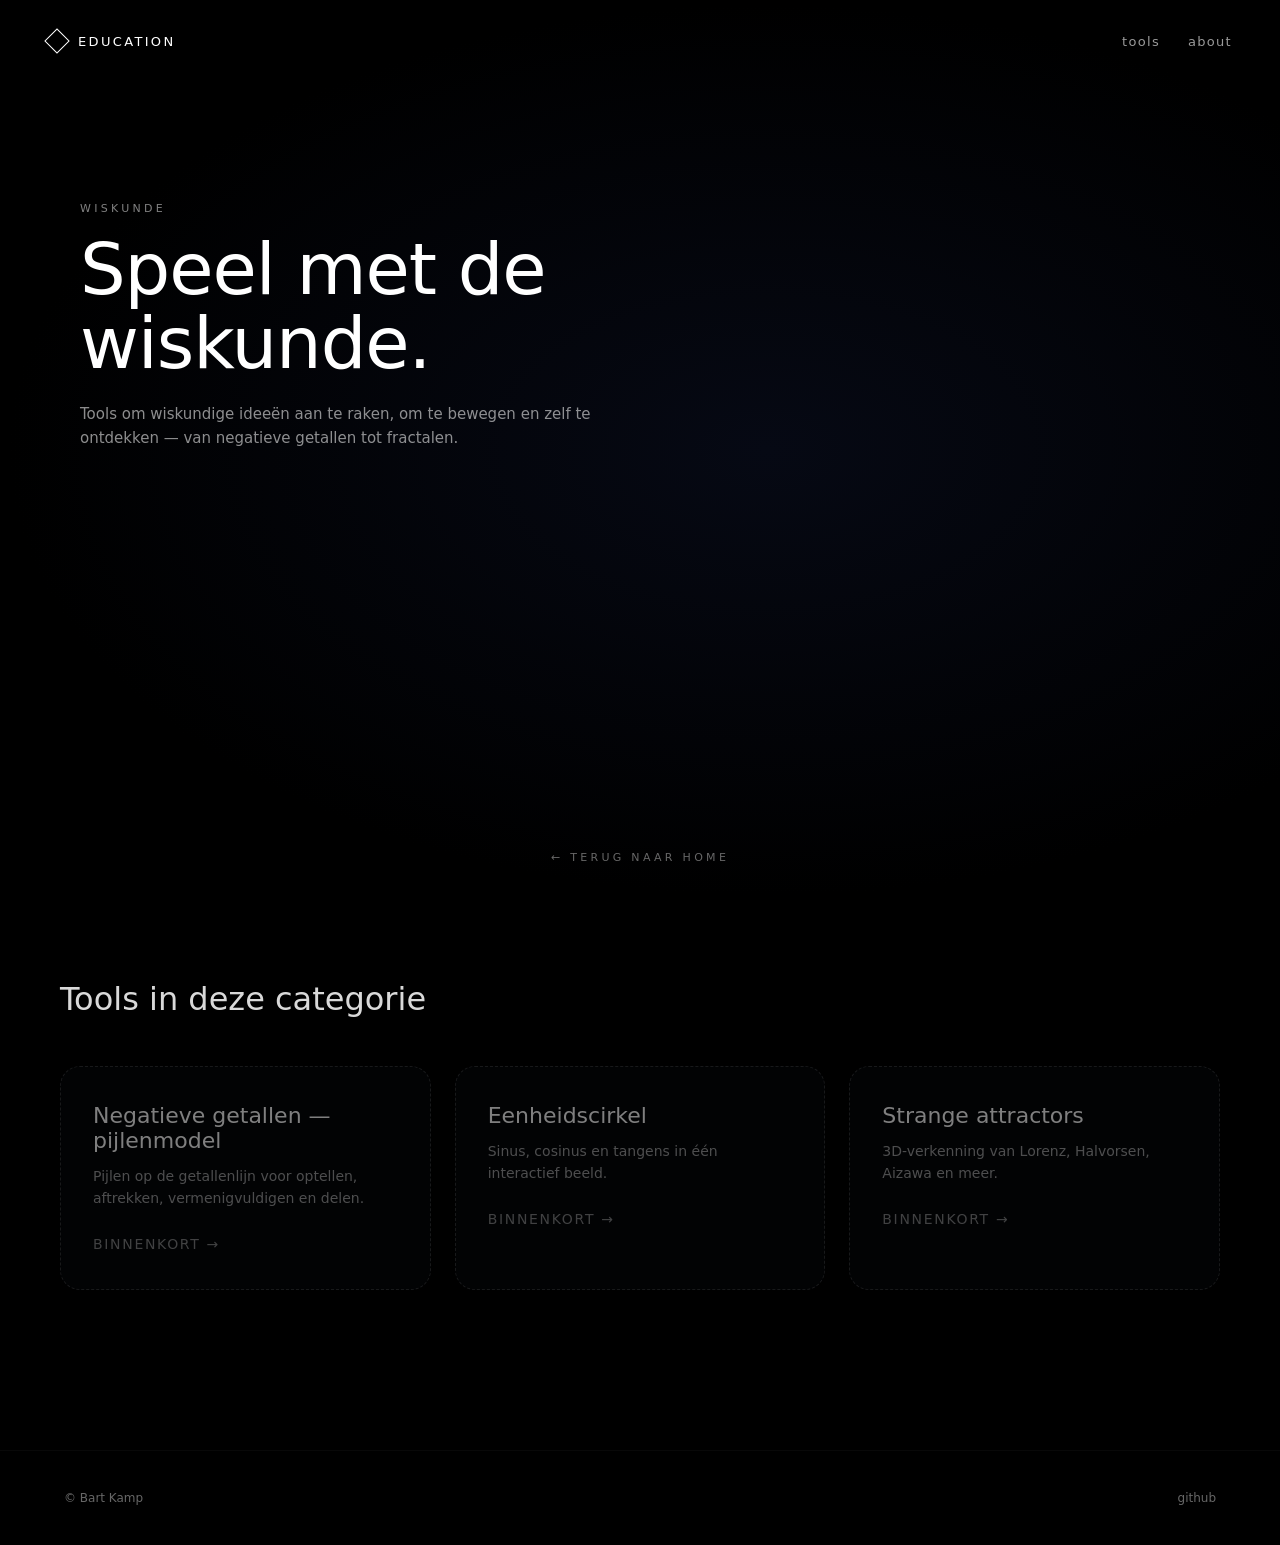
<file: wiskunde.html>
<!DOCTYPE html>
<html lang="nl">
<head>
<meta charset="UTF-8">
<meta name="viewport" content="width=device-width, initial-scale=1.0">
<title>Wiskunde — Education</title>
<meta name="description" content="Wiskunde die je kunt zien draaien.">
<link rel="stylesheet" href="assets/css/shared.css">
<style>
  /* ========================================================================
     WISKUNDE — pagina-specifieke stijlen
     De hero heeft een 2D attractor-visualisatie die op de cursor reageert
     en mee-scrollt over de pagina. Het deeltje volgt de cursor met een
     combinatie van radiale aantrekking en draaikracht (curl), waardoor
     het sierlijke spiralen om de cursor heen tekent.
     ======================================================================== */

  /* Attractor canvas, vast over het hele scherm. Volgt de cursor in
     document-coordinaten zodat de spiraal door de hele pagina meeloopt. */
  #attractor-canvas {
    position: fixed;
    inset: 0;
    width: 100%;
    height: 100%;
    pointer-events: none;
    z-index: 1;
  }
  /* Ambient drift mag boven de attractor liggen voor diepte */
  #ambient-canvas { z-index: 2; }

  /* Hero override — zachte radial gradient achtergrond */
  .hero {
    background: radial-gradient(ellipse at 60% 50%, #060914 0%, #000 70%);
    display: flex;
    align-items: center;
    padding: 0 80px;
    z-index: 3;
  }

  /* Topbar moet boven de canvas-lagen blijven */
  .topbar { z-index: 10; }

  .hero .copy {
    position: relative;
    z-index: 3;
    max-width: 540px;
    transform: none;
    top: auto;
    left: auto;
  }
  .hero .copy h1 { font-size: 72px; }

  .back-link {
    position: fixed;
    bottom: 36px; left: 50%;
    transform: translateX(-50%);
    z-index: 10;
    font-size: 11px; letter-spacing: 0.3em;
    opacity: 0.4; text-decoration: none; color: inherit;
    transition: opacity 0.2s;
  }
  .back-link:hover { opacity: 0.9; }

  @media (max-width: 1100px) {
    .hero { padding: 0 32px; }
    .hero .copy h1 { font-size: 44px; }
  }
</style>
</head>
<body>

<canvas id="attractor-canvas"></canvas>
<canvas id="ambient-canvas"></canvas>

<nav class="topbar">
  <a href="index.html" class="logo-link">
    <div class="mark"></div>
    <span class="name">EDUCATION</span>
  </a>
  <div class="nav">
    <a href="index.html#tools">tools</a>
    <a href="about.html">about</a>
  </div>
</nav>

<section class="hero">
  <div class="copy entrance">
    <div class="eyebrow">WISKUNDE</div>
    <h1>Speel met de wiskunde.</h1>
    <p>Tools om wiskundige ideeën aan te raken, om te bewegen en zelf te ontdekken &mdash; van negatieve getallen tot fractalen.</p>
  </div>
</section>

<section class="tools-grid">
  <h2>Tools in deze categorie</h2>
  <div class="grid">
    <div class="tool-card coming">
      <h3>Negatieve getallen — pijlenmodel</h3>
      <p>Pijlen op de getallenlijn voor optellen, aftrekken, vermenigvuldigen en delen.</p>
      <span class="arrow">BINNENKORT &rarr;</span>
    </div>
    <div class="tool-card coming">
      <h3>Eenheidscirkel</h3>
      <p>Sinus, cosinus en tangens in één interactief beeld.</p>
      <span class="arrow">BINNENKORT &rarr;</span>
    </div>
    <div class="tool-card coming">
      <h3>Strange attractors</h3>
      <p>3D-verkenning van Lorenz, Halvorsen, Aizawa en meer.</p>
      <span class="arrow">BINNENKORT &rarr;</span>
    </div>
  </div>
</section>

<a href="index.html" class="back-link">&larr; TERUG NAAR HOME</a>

<footer>
  <span>&copy; Bart Kamp</span>
  <span><a href="https://github.com/BartJKamp/Education">github</a></span>
</footer>

<script src="assets/js/shared.js"></script>
<script>
/* =====================================================================
   WISKUNDE — cursor attractor
   Een deeltje dat de cursor volgt met een combinatie van radiale
   aantrekking en perpendiculaire curl-kracht — daardoor spiraliseert
   het rond de cursor in plaats van er recht heen te bewegen. De
   "softening" voorkomt dat de richtingsvector klapt als het deeltje
   te dicht bij de cursor komt. Document-coordinaten zorgen dat de
   spiraal door de hele pagina meereist als je scrollt.
   ===================================================================== */

const PULL_STRENGTH = 0.00018;
const CURL_STRENGTH = 0.0015;
const CHAOS_AMP = 0.018;
const CHAOS_FREQ_X = 0.0005;
const CHAOS_FREQ_Y = 0.0008;
const DAMPING = 0.994;
const MAX_SPEED = 10;
const SOFTEN = 45;

const attractorCanvas = document.getElementById('attractor-canvas');
const actx = attractorCanvas.getContext('2d');

function resizeAttractor(){
  const dpr = Math.min(window.devicePixelRatio, 2);
  attractorCanvas.width = window.innerWidth * dpr;
  attractorCanvas.height = window.innerHeight * dpr;
  actx.setTransform(dpr, 0, 0, dpr, 0, 0);
}
resizeAttractor();
window.addEventListener('resize', resizeAttractor);

let px, py, vx = 0, vy = 0, targetX, targetY;
let lastClientY = window.innerHeight * 0.35;
let lastClientX = window.innerWidth * 0.65;

function initParticle(){
  targetX = window.innerWidth * 0.65;
  targetY = window.innerHeight * 0.35;
  px = targetX - 80;
  py = targetY + 40;
  vx = 0; vy = -3;
}
initParticle();

window.addEventListener('mousemove', (e) => {
  lastClientX = e.clientX;
  lastClientY = e.clientY;
  targetX = e.clientX;
  targetY = e.clientY + window.scrollY;
});
// Bij scrollen blijft de cursor stilstaan op het scherm, maar het deeltje
// leeft in document-ruimte. Werk het document-target bij op basis van de
// laatst bekende client-coordinaten.
window.addEventListener('scroll', () => {
  targetX = lastClientX;
  targetY = lastClientY + window.scrollY;
}, { passive: true });

const TRAIL_LEN = 1800;
const trail = new Array(TRAIL_LEN);
for (let i = 0; i < TRAIL_LEN; i++) trail[i] = { x: 0, y: 0, t: 0 };
let trailIdx = 0;
const SUBSTEPS = 3;

function stepPhysics(now){
  for (let s = 0; s < SUBSTEPS; s++) {
    const dx = targetX - px;
    const dy = targetY - py;
    const dist2 = dx*dx + dy*dy;
    const softDist = Math.sqrt(dist2 + SOFTEN * SOFTEN);
    const ux = dx / softDist;
    const uy = dy / softDist;
    const distSat = Math.min(softDist, 600);
    const fx_radial = ux * distSat * PULL_STRENGTH;
    const fy_radial = uy * distSat * PULL_STRENGTH;
    const sd = Math.sqrt(distSat);
    const fx_curl = -uy * sd * CURL_STRENGTH;
    const fy_curl =  ux * sd * CURL_STRENGTH;
    const fx_chaos = Math.sin(now * CHAOS_FREQ_X) * CHAOS_AMP;
    const fy_chaos = Math.cos(now * CHAOS_FREQ_Y) * CHAOS_AMP;
    vx += fx_radial + fx_curl + fx_chaos;
    vy += fy_radial + fy_curl + fy_chaos;
    vx *= DAMPING; vy *= DAMPING;
    const speed = Math.sqrt(vx*vx + vy*vy);
    if (speed > MAX_SPEED) {
      vx = vx * MAX_SPEED / speed;
      vy = vy * MAX_SPEED / speed;
    }
    px += vx; py += vy;
    trailIdx = (trailIdx + 1) % TRAIL_LEN;
    trail[trailIdx].x = px;
    trail[trailIdx].y = py;
    trail[trailIdx].t = now;
  }
}

function render(){
  actx.clearRect(0, 0, attractorCanvas.width, attractorCanvas.height);
  actx.globalCompositeOperation = 'lighter';
  const scrollY = window.scrollY;
  for (let i = 0; i < TRAIL_LEN; i++) {
    const idx = (trailIdx + 1 + i) % TRAIL_LEN;
    const point = trail[idx];
    if (!point.t) continue;
    const screenY = point.y - scrollY;
    if (screenY < -50 || screenY > window.innerHeight + 50) continue;
    if (point.x < -50 || point.x > window.innerWidth + 50) continue;
    const age = (TRAIL_LEN - 1 - i) / TRAIL_LEN;
    const paletteT = 0.95 - age * 0.85;
    const c = Wiskamp.palette(paletteT);
    const opacity = (1 - age) * (1 - age) * 0.65;
    if (opacity < 0.01) continue;
    const size = 1.0 + (1 - age) * 1.8;
    const r = Math.round(c[0] * 255);
    const g = Math.round(c[1] * 255);
    const b = Math.round(c[2] * 255);
    const grad = actx.createRadialGradient(point.x, screenY, 0, point.x, screenY, size * 4);
    grad.addColorStop(0, `rgba(${r},${g},${b},${opacity})`);
    grad.addColorStop(0.4, `rgba(${r},${g},${b},${opacity * 0.4})`);
    grad.addColorStop(1, `rgba(${r},${g},${b},0)`);
    actx.fillStyle = grad;
    actx.beginPath();
    actx.arc(point.x, screenY, size * 4, 0, Math.PI * 2);
    actx.fill();
  }
  // Leidende heldere stip aan de kop van de baan
  const leading = trail[trailIdx];
  if (leading.t) {
    const screenY = leading.y - scrollY;
    if (screenY > -50 && screenY < window.innerHeight + 50) {
      const c = Wiskamp.palette(0.95);
      const r = Math.round(c[0] * 255);
      const g = Math.round(c[1] * 255);
      const b = Math.round(c[2] * 255);
      const grad = actx.createRadialGradient(leading.x, screenY, 0, leading.x, screenY, 14);
      grad.addColorStop(0, `rgba(${r},${g},${b},1)`);
      grad.addColorStop(0.3, `rgba(${r},${g},${b},0.5)`);
      grad.addColorStop(1, `rgba(${r},${g},${b},0)`);
      actx.fillStyle = grad;
      actx.beginPath();
      actx.arc(leading.x, screenY, 14, 0, Math.PI * 2);
      actx.fill();
    }
  }
  actx.globalCompositeOperation = 'source-over';
}

function tick(now){
  requestAnimationFrame(tick);
  stepPhysics(now);
  render();
}
requestAnimationFrame(tick);

// Ambient drift uit shared.js
Wiskamp.initAmbientDrift();

// Entrance-class triggeren voor fade-in van de kop-tekst
requestAnimationFrame(() => document.body.classList.add('ready'));
</script>
</body>
</html>
</file>
<file: assets/css/shared.css>
/* =====================================================================
   shared.css — Shared styles for all pages.
   Loaded via <link rel="stylesheet" href="assets/css/shared.css"> in every page.
   ===================================================================== */

* {
  margin: 0;
  padding: 0;
  box-sizing: border-box;
}

html, body {
  background: #000;
  color: #fff;
  font-family: -apple-system, BlinkMacSystemFont, "Segoe UI", "Inter", system-ui, sans-serif;
  -webkit-font-smoothing: antialiased;
}

body {
  overflow-x: hidden;
}

/* ---- AMBIENT CANVAS (drifters that follow you down all pages) ---- */
#ambient-canvas {
  position: fixed;
  inset: 0;
  width: 100%;
  height: 100%;
  pointer-events: none;
  z-index: 0;
}

/* ---- HERO ---- */
.hero {
  position: relative;
  width: 100%;
  height: 100vh;
  min-height: 720px;
  overflow: hidden;
  background: radial-gradient(ellipse at 65% 50%, #060914 0%, #000 70%);
  z-index: 1;
}

.hero canvas {
  position: absolute;
  inset: 0;
  width: 100%;
  height: 100%;
  display: block;
  cursor: pointer;
}

.hero .chrome {
  position: absolute;
  z-index: 2;
  pointer-events: none;
}

.hero .chrome a {
  pointer-events: auto;
  color: inherit;
  text-decoration: none;
}

.hero .logo {
  top: 32px;
  left: 48px;
  display: flex;
  align-items: center;
  gap: 12px;
}

.hero .logo .mark {
  width: 18px;
  height: 18px;
  border: 1.5px solid #fff;
  transform: rotate(45deg);
}

.hero .logo .name {
  font-size: 13px;
  letter-spacing: 0.18em;
  font-weight: 500;
}

.hero .nav {
  top: 32px;
  right: 48px;
  display: flex;
  gap: 28px;
  font-size: 13px;
  letter-spacing: 0.1em;
}

.hero .nav span,
.hero .nav a {
  opacity: 0.6;
  transition: opacity 0.2s;
}

.hero .nav a:hover {
  opacity: 1;
}

.hero .copy {
  left: 64px;
  top: 50%;
  transform: translateY(-50%);
  max-width: 420px;
}

.hero .copy .eyebrow {
  font-size: 11px;
  letter-spacing: 0.3em;
  opacity: 0.5;
  margin-bottom: 18px;
}

.hero .copy h1 {
  font-size: 56px;
  line-height: 1.02;
  font-weight: 500;
  letter-spacing: -0.015em;
}

.hero .copy p {
  font-size: 15px;
  opacity: 0.55;
  margin-top: 22px;
  line-height: 1.6;
}

.hero .label {
  bottom: 36px;
  right: 48px;
  text-align: right;
}

.hero .label .hint {
  font-size: 11px;
  letter-spacing: 0.3em;
  opacity: 0.4;
  margin-bottom: 6px;
}

.hero .label .name {
  font-size: 14px;
  letter-spacing: 0.22em;
  font-weight: 500;
  opacity: 0.9;
  color: #f4d57a;
}

.hero .scroll-hint {
  bottom: 36px;
  left: 50%;
  transform: translateX(-50%);
  font-size: 11px;
  letter-spacing: 0.3em;
  opacity: 0.35;
}

/* ---- HERO ENTRANCE ANIMATION ---- */
.hero .chrome.entrance {
  opacity: 0;
  transform: translateY(8px);
  transition: opacity 1.6s ease-out, transform 1.6s ease-out;
}

.hero .copy.entrance {
  opacity: 0;
  transform: translateY(-50%) translateX(-20px);
  transition: opacity 1.6s ease-out 0.4s, transform 1.6s ease-out 0.4s;
}

body.ready .hero .chrome.entrance {
  opacity: 1;
  transform: translateY(0);
}

body.ready .hero .copy.entrance {
  opacity: 1;
  transform: translateY(-50%) translateX(0);
}

/* ---- CATEGORY SECTIONS (homepage) ---- */
.section {
  position: relative;
  padding: 220px 80px;
  min-height: 100vh;
  display: flex;
  align-items: center;
  overflow: hidden;
  z-index: 1;
}

.section-bg {
  position: absolute;
  right: -2%;
  top: 50%;
  transform: translateY(calc(-50% + var(--parallax-y, 0px)));
  width: 105%;
  height: 115%;
  pointer-events: none;
  background-repeat: no-repeat;
  background-position: center right;
  background-size: contain;
  -webkit-mask-image:
    linear-gradient(to right, rgba(0,0,0,0) 0%, rgba(0,0,0,0) 40%, rgba(0,0,0,0.4) 65%, rgba(0,0,0,1) 90%, rgba(0,0,0,1) 100%),
    linear-gradient(to bottom, rgba(0,0,0,0) 0%, rgba(0,0,0,0.7) 18%, rgba(0,0,0,1) 35%, rgba(0,0,0,1) 65%, rgba(0,0,0,0.7) 82%, rgba(0,0,0,0) 100%);
  -webkit-mask-composite: source-in;
  mask-image:
    linear-gradient(to right, rgba(0,0,0,0) 0%, rgba(0,0,0,0) 40%, rgba(0,0,0,0.4) 65%, rgba(0,0,0,1) 90%, rgba(0,0,0,1) 100%),
    linear-gradient(to bottom, rgba(0,0,0,0) 0%, rgba(0,0,0,0.7) 18%, rgba(0,0,0,1) 35%, rgba(0,0,0,1) 65%, rgba(0,0,0,0.7) 82%, rgba(0,0,0,0) 100%);
  mask-composite: intersect;
  opacity: 0;
  transition: opacity 0.9s ease-out;
}

.section.in-view .section-bg {
  opacity: 0.22;
}

.section .card {
  position: relative;
  z-index: 2;
  background: rgba(8, 12, 18, 0.55);
  backdrop-filter: blur(6px);
  -webkit-backdrop-filter: blur(6px);
  border: 1px solid rgba(255,255,255,0.18);
  border-radius: 32px;
  padding: 120px 140px;
  max-width: 1280px;
  width: 100%;
  opacity: 0;
  transform: translateY(40px);
  transition: opacity 0.7s ease-out, transform 0.7s ease-out;
}

.section.in-view .card {
  opacity: 1;
  transform: translateY(0);
}

.section .card .eyebrow {
  font-size: 13px;
  letter-spacing: 0.32em;
  opacity: 0.55;
  margin-bottom: 36px;
}

.section .card h2 {
  font-size: 72px;
  line-height: 1.04;
  font-weight: 500;
  letter-spacing: -0.02em;
  margin-bottom: 48px;
  max-width: 880px;
}

.section .card p {
  font-size: 20px;
  opacity: 0.7;
  line-height: 1.7;
  margin-bottom: 64px;
  max-width: 700px;
}

.section .card .cta,
.cta {
  display: inline-block;
  padding: 22px 56px;
  border: 1.5px solid #fff;
  border-radius: 999px;
  font-size: 14px;
  letter-spacing: 0.14em;
  font-weight: 500;
  cursor: pointer;
  text-decoration: none;
  color: #fff;
  background: transparent;
  transition: background 0.2s, color 0.2s;
}

.section .card .cta:hover,
.cta:hover {
  background: #fff;
  color: #000;
}

/* ---- FOOTER ---- */
footer {
  border-top: 1px solid rgba(255,255,255,0.08);
  padding: 40px 64px;
  display: flex;
  justify-content: space-between;
  font-size: 12px;
  opacity: 0.4;
  position: relative;
  z-index: 1;
}

footer a {
  color: inherit;
  text-decoration: none;
}

footer a:hover {
  opacity: 1;
}

/* ---- CATEGORY-PAGE SIMPLE HERO (for the placeholder landing pages) ---- */
.simple-hero {
  position: relative;
  width: 100%;
  min-height: 70vh;
  display: flex;
  align-items: center;
  justify-content: center;
  text-align: center;
  padding: 120px 40px;
  background: radial-gradient(ellipse at center, #060914 0%, #000 70%);
  z-index: 1;
}

.simple-hero .copy {
  max-width: 760px;
}

.simple-hero .eyebrow {
  font-size: 12px;
  letter-spacing: 0.32em;
  opacity: 0.55;
  margin-bottom: 28px;
}

.simple-hero h1 {
  font-size: 64px;
  line-height: 1.05;
  font-weight: 500;
  letter-spacing: -0.02em;
  margin-bottom: 32px;
}

.simple-hero p {
  font-size: 18px;
  opacity: 0.65;
  line-height: 1.7;
  margin-bottom: 40px;
}

.simple-hero .back {
  font-size: 12px;
  letter-spacing: 0.2em;
  opacity: 0.5;
  display: inline-block;
  margin-top: 32px;
  color: inherit;
  text-decoration: none;
  transition: opacity 0.2s;
}

.simple-hero .back:hover {
  opacity: 1;
}

/* Simple top-bar for category pages */
.topbar {
  position: absolute;
  top: 32px;
  left: 0;
  right: 0;
  display: flex;
  justify-content: space-between;
  align-items: center;
  padding: 0 48px;
  z-index: 3;
}

.topbar .logo-link {
  display: flex;
  align-items: center;
  gap: 12px;
  text-decoration: none;
  color: inherit;
}

.topbar .logo-link .mark {
  width: 18px;
  height: 18px;
  border: 1.5px solid #fff;
  transform: rotate(45deg);
}

.topbar .logo-link .name {
  font-size: 13px;
  letter-spacing: 0.18em;
  font-weight: 500;
}

.topbar .nav {
  display: flex;
  gap: 28px;
  font-size: 13px;
  letter-spacing: 0.1em;
}

.topbar .nav a {
  opacity: 0.6;
  text-decoration: none;
  color: inherit;
  transition: opacity 0.2s;
}

.topbar .nav a:hover {
  opacity: 1;
}

/* ---- TOOL GRID (for category landing pages) ---- */
.tools-grid {
  position: relative;
  z-index: 1;
  padding: 80px 60px 160px;
  max-width: 1400px;
  margin: 0 auto;
}

.tools-grid h2 {
  font-size: 32px;
  font-weight: 500;
  margin-bottom: 48px;
  opacity: 0.85;
}

.tools-grid .grid {
  display: grid;
  grid-template-columns: repeat(auto-fill, minmax(320px, 1fr));
  gap: 24px;
}

.tool-card {
  background: rgba(8, 12, 18, 0.55);
  backdrop-filter: blur(6px);
  -webkit-backdrop-filter: blur(6px);
  border: 1px solid rgba(255,255,255,0.18);
  border-radius: 20px;
  padding: 36px 32px;
  text-decoration: none;
  color: inherit;
  transition: border-color 0.2s, transform 0.2s;
  display: block;
}

.tool-card:hover {
  border-color: rgba(255,255,255,0.5);
  transform: translateY(-4px);
}

.tool-card h3 {
  font-size: 22px;
  font-weight: 500;
  margin-bottom: 12px;
}

.tool-card p {
  font-size: 14px;
  opacity: 0.6;
  line-height: 1.6;
  margin-bottom: 24px;
}

.tool-card .arrow {
  font-size: 14px;
  opacity: 0.5;
  letter-spacing: 0.12em;
}

.tool-card.coming {
  opacity: 0.5;
  border-style: dashed;
}

.tool-card.coming:hover {
  transform: none;
  border-color: rgba(255,255,255,0.18);
}

/* ---- RESPONSIVE ---- */
@media (max-width: 1100px) {
  .hero .copy h1 { font-size: 44px; }
  .section { padding: 140px 32px; }
  .section .card { padding: 64px 56px; max-width: 100%; }
  .section .card h2 { font-size: 44px; }
  .section .card p { font-size: 17px; }
  .section.in-view .section-bg { opacity: 0.13; }
  .simple-hero h1 { font-size: 44px; }
  .topbar { padding: 0 24px; }
  .tools-grid { padding: 48px 24px 100px; }
}

@media (prefers-reduced-motion: reduce) {
  .hero .chrome.entrance,
  .hero .copy.entrance,
  .section .card,
  .section .section-bg {
    transition: none;
  }
  .hero .chrome.entrance { opacity: 1; transform: translateY(0); }
  .hero .copy.entrance { opacity: 1; transform: translateY(-50%) translateX(0); }
  .section .card { opacity: 1; transform: translateY(0); }
  .section .section-bg { opacity: 0.22; }
}
</file>
